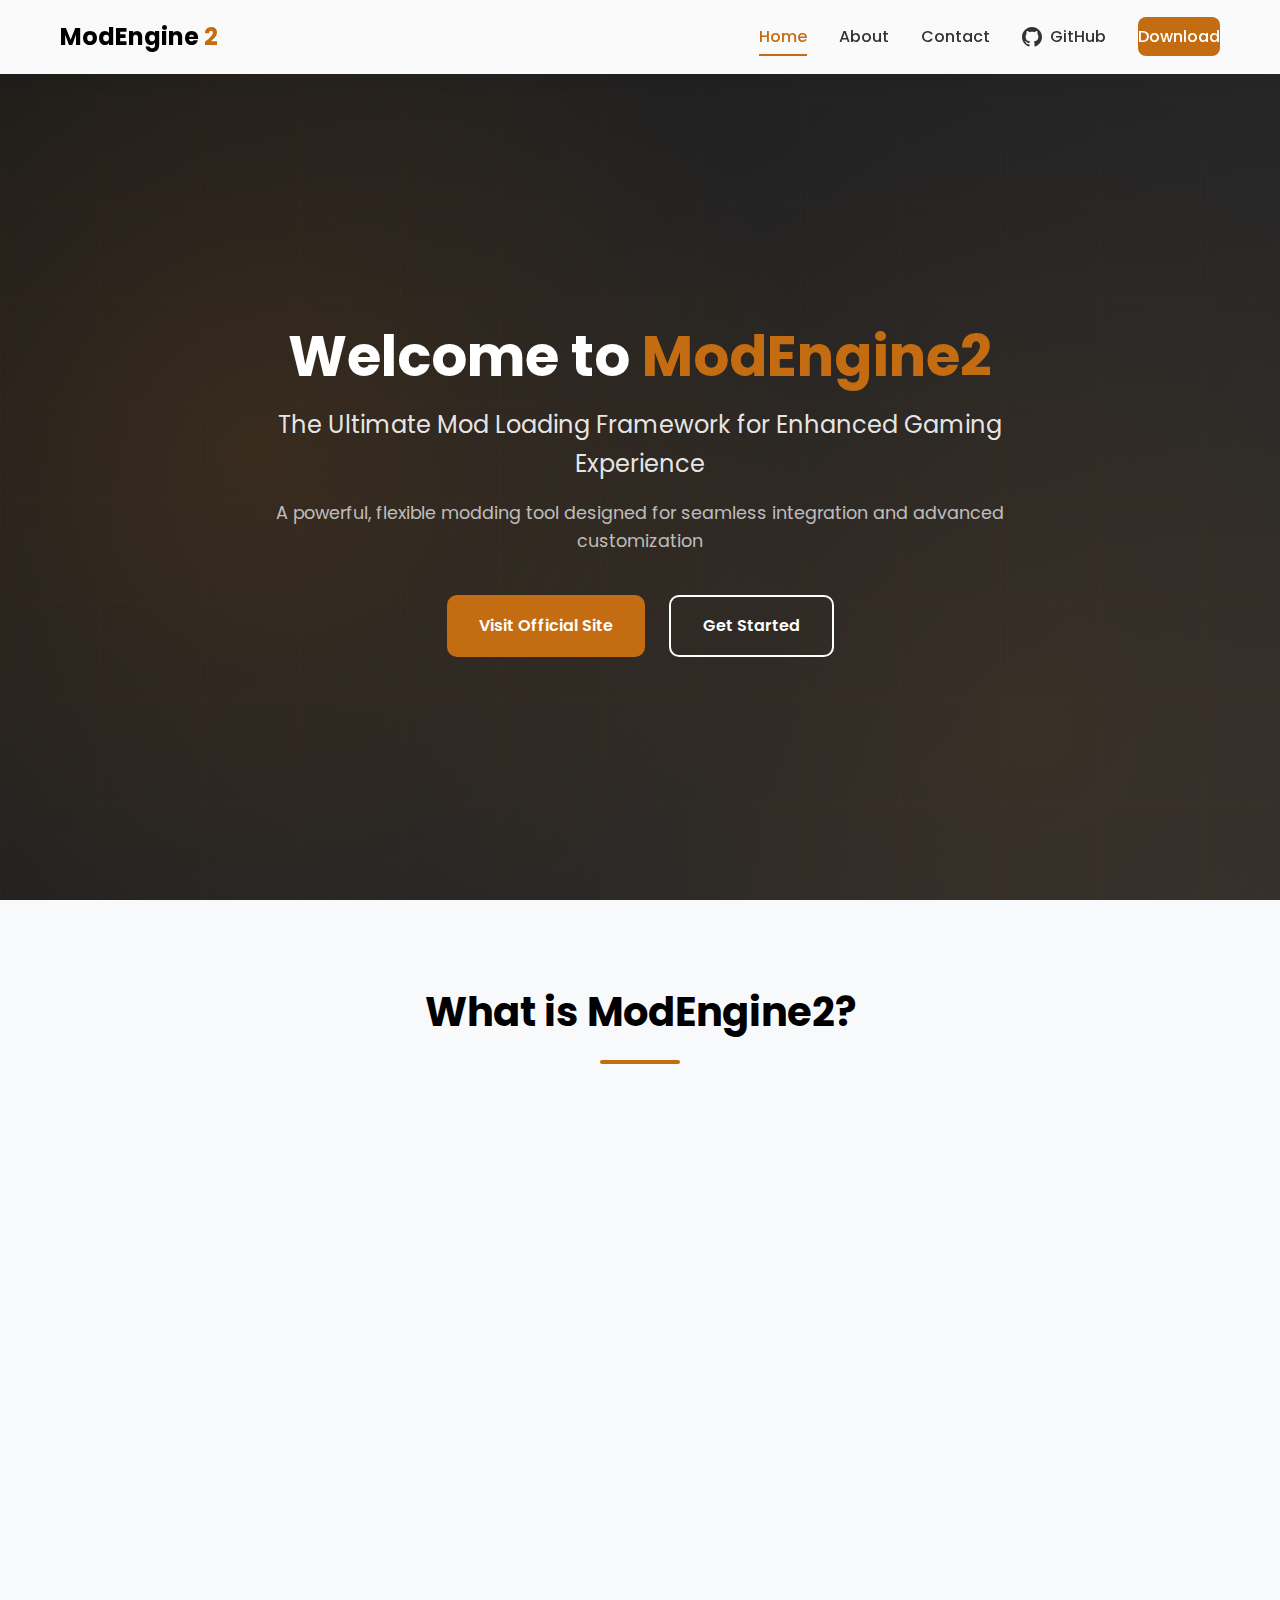
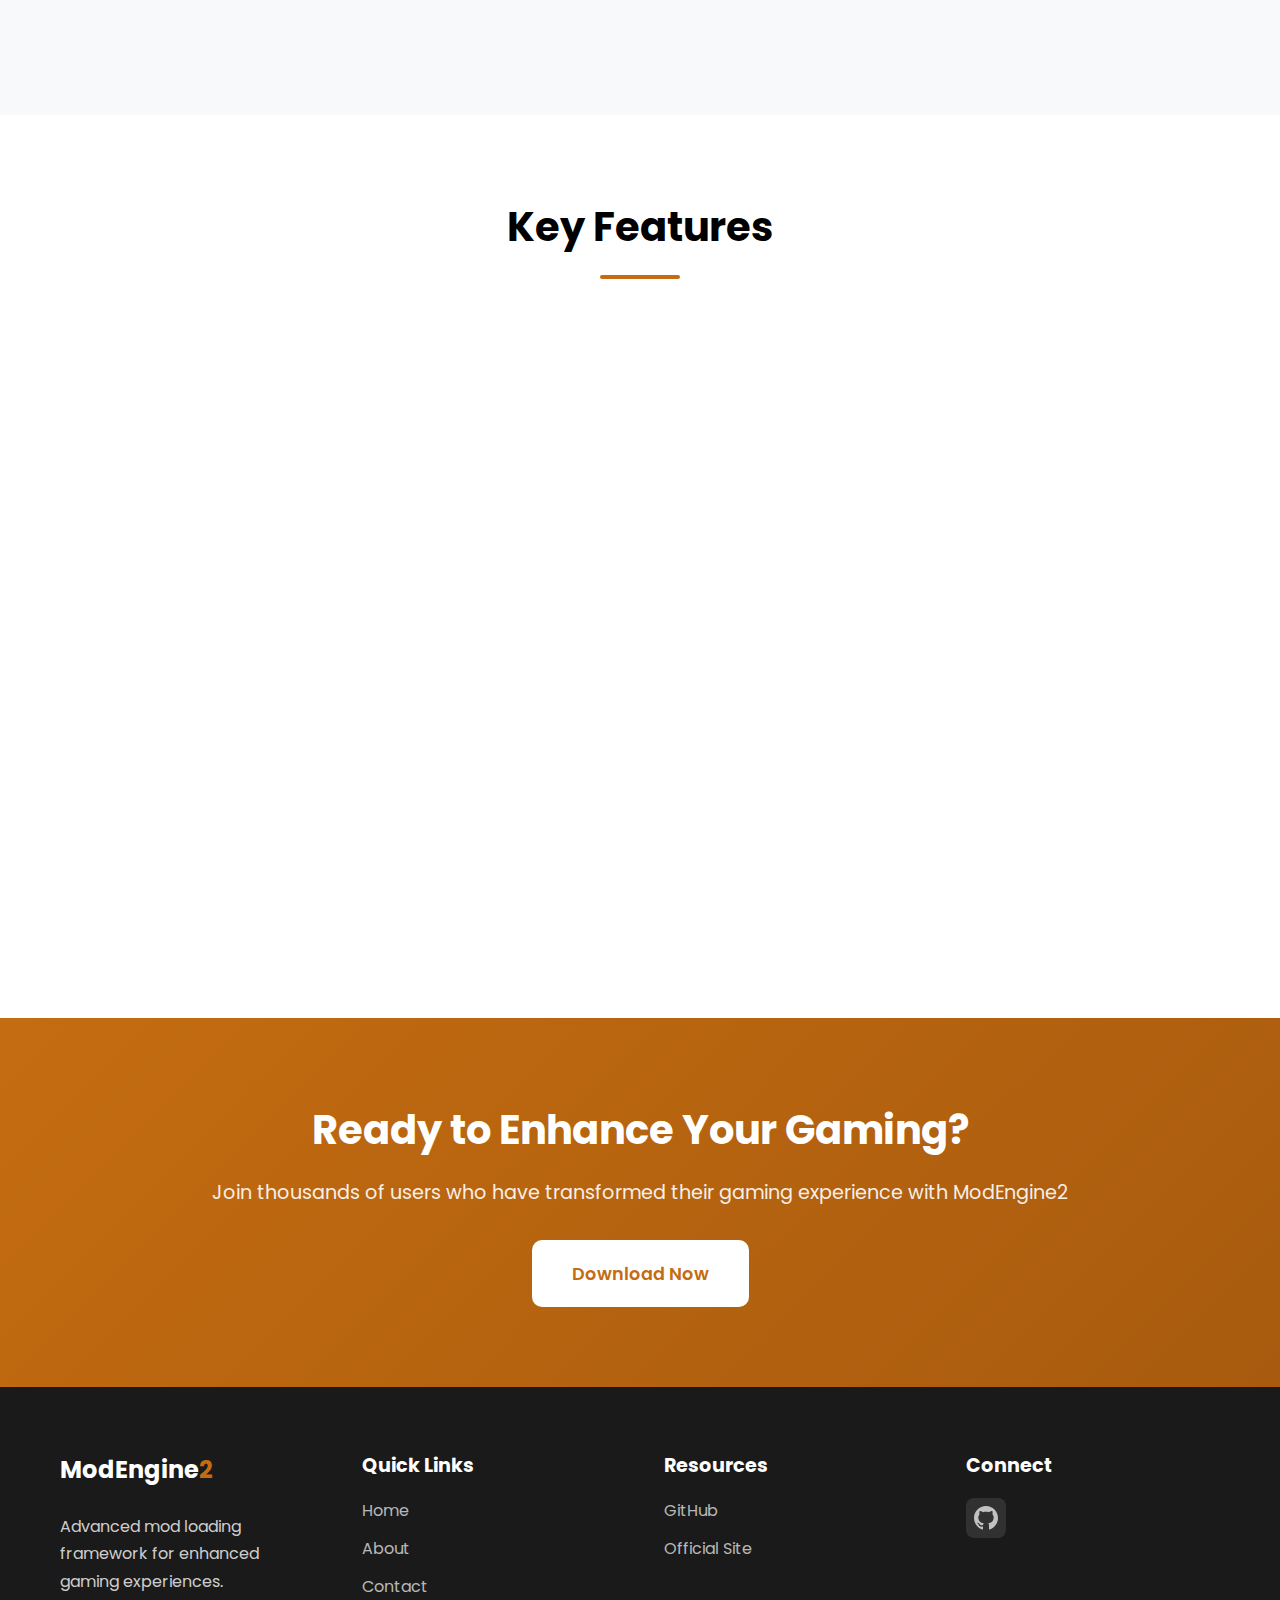
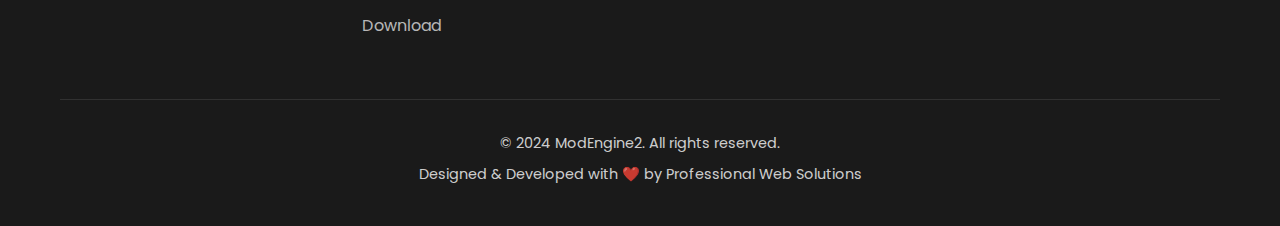
<file: index.html>
<!DOCTYPE html>
<html lang="en">
<head>
    <meta charset="UTF-8">
    <meta name="viewport" content="width=device-width, initial-scale=1.0">
    <meta name="description" content="ModEngine2 - Professional mod loading framework for seamless gaming experience. Learn how to use Mod Engine 2 with cracked versions and seamless co-op.">
    <meta name="keywords" content="modengine2, mod engine pro crack, seamless coop mod engine 2">
    <title>ModEngine2 - Advanced Mod Loading Framework</title>
    <link rel="stylesheet" href="style.css">
    <link rel="preconnect" href="https://fonts.googleapis.com">
    <link rel="preconnect" href="https://fonts.gstatic.com" crossorigin>
    <link href="https://fonts.googleapis.com/css2?family=Poppins:wght@300;400;500;600;700&display=swap" rel="stylesheet">
</head>
<body>
    <!-- Navigation -->
    <nav class="navbar">
        <div class="container">
            <div class="nav-wrapper">
                <a href="index.html" class="logo">ModEngine<span>2</span></a>
                <button class="mobile-toggle" aria-label="Toggle navigation">
                    <span></span>
                    <span></span>
                    <span></span>
                </button>
                <ul class="nav-menu">
                    <li><a href="index.html" class="active">Home</a></li>
                    <li><a href="about.html">About</a></li>
                    <li><a href="contact.html">Contact</a></li>
                    <li><a href="https://github.com/open-ssh/ModEngine2" target="_blank" rel="noopener" class="github-link">
                        <svg width="20" height="20" viewBox="0 0 24 24" fill="currentColor">
                            <path d="M12 0c-6.626 0-12 5.373-12 12 0 5.302 3.438 9.8 8.207 11.387.599.111.793-.261.793-.577v-2.234c-3.338.726-4.033-1.416-4.033-1.416-.546-1.387-1.333-1.756-1.333-1.756-1.089-.745.083-.729.083-.729 1.205.084 1.839 1.237 1.839 1.237 1.07 1.834 2.807 1.304 3.492.997.107-.775.418-1.305.762-1.604-2.665-.305-5.467-1.334-5.467-5.931 0-1.311.469-2.381 1.236-3.221-.124-.303-.535-1.524.117-3.176 0 0 1.008-.322 3.301 1.23.957-.266 1.983-.399 3.003-.404 1.02.005 2.047.138 3.006.404 2.291-1.552 3.297-1.23 3.297-1.23.653 1.653.242 2.874.118 3.176.77.84 1.235 1.911 1.235 3.221 0 4.609-2.807 5.624-5.479 5.921.43.372.823 1.102.823 2.222v3.293c0 .319.192.694.801.576 4.765-1.589 8.199-6.086 8.199-11.386 0-6.627-5.373-12-12-12z"/>
                        </svg>
                        GitHub
                    </a></li>
                    <li><a href="download.html" class="btn-download">Download</a></li>
                </ul>
            </div>
        </div>
    </nav>

    <!-- Hero Section -->
    <header class="hero">
        <div class="hero-overlay"></div>
        <div class="container">
            <div class="hero-content">
                <h1 class="hero-title">Welcome to <span>ModEngine2</span></h1>
                <p class="hero-subtitle">The Ultimate Mod Loading Framework for Enhanced Gaming Experience</p>
                <p class="hero-description">A powerful, flexible modding tool designed for seamless integration and advanced customization</p>
                <div class="hero-buttons">
                    <a href="https://modengine2.com/" target="_blank" rel="noopener" class="btn btn-primary">Visit Official Site</a>
                    <a href="download.html" class="btn btn-secondary">Get Started</a>
                </div>
            </div>
        </div>
    </header>

    <!-- Introduction Section -->
    <section class="intro-section">
        <div class="container">
            <div class="section-header">
                <h2>What is ModEngine2?</h2>
                <div class="underline"></div>
            </div>
            <div class="intro-grid">
                <div class="intro-card">
                    <div class="card-icon">⚡</div>
                    <h3>Powerful Framework</h3>
                    <p><a href="https://modengine2.com/">ModEngine2</a> is a sophisticated mod loading framework that provides advanced features for game modification. It offers seamless integration with various gaming platforms and supports extensive customization options for both developers and users.</p>
                </div>
                <div class="intro-card">
                    <div class="card-icon">🔧</div>
                    <h3>Easy Configuration</h3>
                    <p>With intuitive setup and user-friendly configuration files, ModEngine2 makes it simple to manage your mods. Whether you're working with standard installations or need guidance on <a href="https://modengine2.com/use-mod-engine-2-for-cracked-elden-ring/">using Mod Engine 2 for cracked Elden Ring</a>, the framework provides comprehensive support for various scenarios.</p>
                </div>
                <div class="intro-card">
                    <div class="card-icon">🌐</div>
                    <h3>Multiplayer Ready</h3>
                    <p>Experience enhanced multiplayer gaming with full compatibility. Many players want to know <a href="https://modengine2.com/how-to-use-seamless-co-op-with-mod-engine-2/">how to use seamless co-op with Mod Engine 2</a>, and our framework is specifically designed to work flawlessly with cooperative gameplay modifications while maintaining stability and performance.</p>
                </div>
            </div>
        </div>
    </section>

    <!-- Features Section -->
    <section class="features-section">
        <div class="container">
            <div class="section-header">
                <h2>Key Features</h2>
                <div class="underline"></div>
            </div>
            <div class="features-grid">
                <div class="feature-item">
                    <div class="feature-number">01</div>
                    <h3>Advanced Mod Loading</h3>
                    <p>Load multiple mods simultaneously with intelligent conflict resolution and priority management.</p>
                </div>
                <div class="feature-item">
                    <div class="feature-number">02</div>
                    <h3>Dynamic Configuration</h3>
                    <p>Flexible configuration system allows real-time adjustments without game restarts.</p>
                </div>
                <div class="feature-item">
                    <div class="feature-number">03</div>
                    <h3>Performance Optimized</h3>
                    <p>Minimal overhead ensures your gaming experience remains smooth and responsive.</p>
                </div>
                <div class="feature-item">
                    <div class="feature-number">04</div>
                    <h3>Cross-Platform Support</h3>
                    <p>Compatible with multiple operating systems and gaming platforms for maximum flexibility.</p>
                </div>
                <div class="feature-item">
                    <div class="feature-number">05</div>
                    <h3>Developer Friendly</h3>
                    <p>Comprehensive API and documentation make mod development straightforward and efficient.</p>
                </div>
                <div class="feature-item">
                    <div class="feature-number">06</div>
                    <h3>Community Driven</h3>
                    <p>Open-source project with active community support and regular updates.</p>
                </div>
            </div>
        </div>
    </section>

    <!-- CTA Section -->
    <section class="cta-section">
        <div class="container">
            <div class="cta-content">
                <h2>Ready to Enhance Your Gaming?</h2>
                <p>Join thousands of users who have transformed their gaming experience with ModEngine2</p>
                <a href="download.html" class="btn btn-large">Download Now</a>
            </div>
        </div>
    </section>

    <!-- Footer -->
    <footer class="footer">
        <div class="container">
            <div class="footer-grid">
                <div class="footer-col">
                    <h4>ModEngine<span>2</span></h4>
                    <p>Advanced mod loading framework for enhanced gaming experiences.</p>
                </div>
                <div class="footer-col">
                    <h5>Quick Links</h5>
                    <ul>
                        <li><a href="index.html">Home</a></li>
                        <li><a href="about.html">About</a></li>
                        <li><a href="contact.html">Contact</a></li>
                        <li><a href="download.html">Download</a></li>
                    </ul>
                </div>
                <div class="footer-col">
                    <h5>Resources</h5>
                    <ul>
                        <li><a href="https://github.com/open-ssh/ModEngine2" target="_blank" rel="noopener">GitHub</a></li>
                        <li><a href="https://modengine2.com/" target="_blank" rel="noopener">Official Site</a></li>
                    </ul>
                </div>
                <div class="footer-col">
                    <h5>Connect</h5>
                    <div class="social-links">
                        <a href="https://github.com/open-ssh/ModEngine2" target="_blank" rel="noopener" aria-label="GitHub">
                            <svg width="24" height="24" viewBox="0 0 24 24" fill="currentColor">
                                <path d="M12 0c-6.626 0-12 5.373-12 12 0 5.302 3.438 9.8 8.207 11.387.599.111.793-.261.793-.577v-2.234c-3.338.726-4.033-1.416-4.033-1.416-.546-1.387-1.333-1.756-1.333-1.756-1.089-.745.083-.729.083-.729 1.205.084 1.839 1.237 1.839 1.237 1.07 1.834 2.807 1.304 3.492.997.107-.775.418-1.305.762-1.604-2.665-.305-5.467-1.334-5.467-5.931 0-1.311.469-2.381 1.236-3.221-.124-.303-.535-1.524.117-3.176 0 0 1.008-.322 3.301 1.23.957-.266 1.983-.399 3.003-.404 1.02.005 2.047.138 3.006.404 2.291-1.552 3.297-1.23 3.297-1.23.653 1.653.242 2.874.118 3.176.77.84 1.235 1.911 1.235 3.221 0 4.609-2.807 5.624-5.479 5.921.43.372.823 1.102.823 2.222v3.293c0 .319.192.694.801.576 4.765-1.589 8.199-6.086 8.199-11.386 0-6.627-5.373-12-12-12z"/>
                            </svg>
                        </a>
                    </div>
                </div>
            </div>
            <div class="footer-bottom">
                <p>&copy; 2024 ModEngine2. All rights reserved.</p>
                <p>Designed & Developed with ❤️ by Professional Web Solutions</p>
            </div>
        </div>
    </footer>

    <script src="script.js"></script>
</body>
</html>
</file>
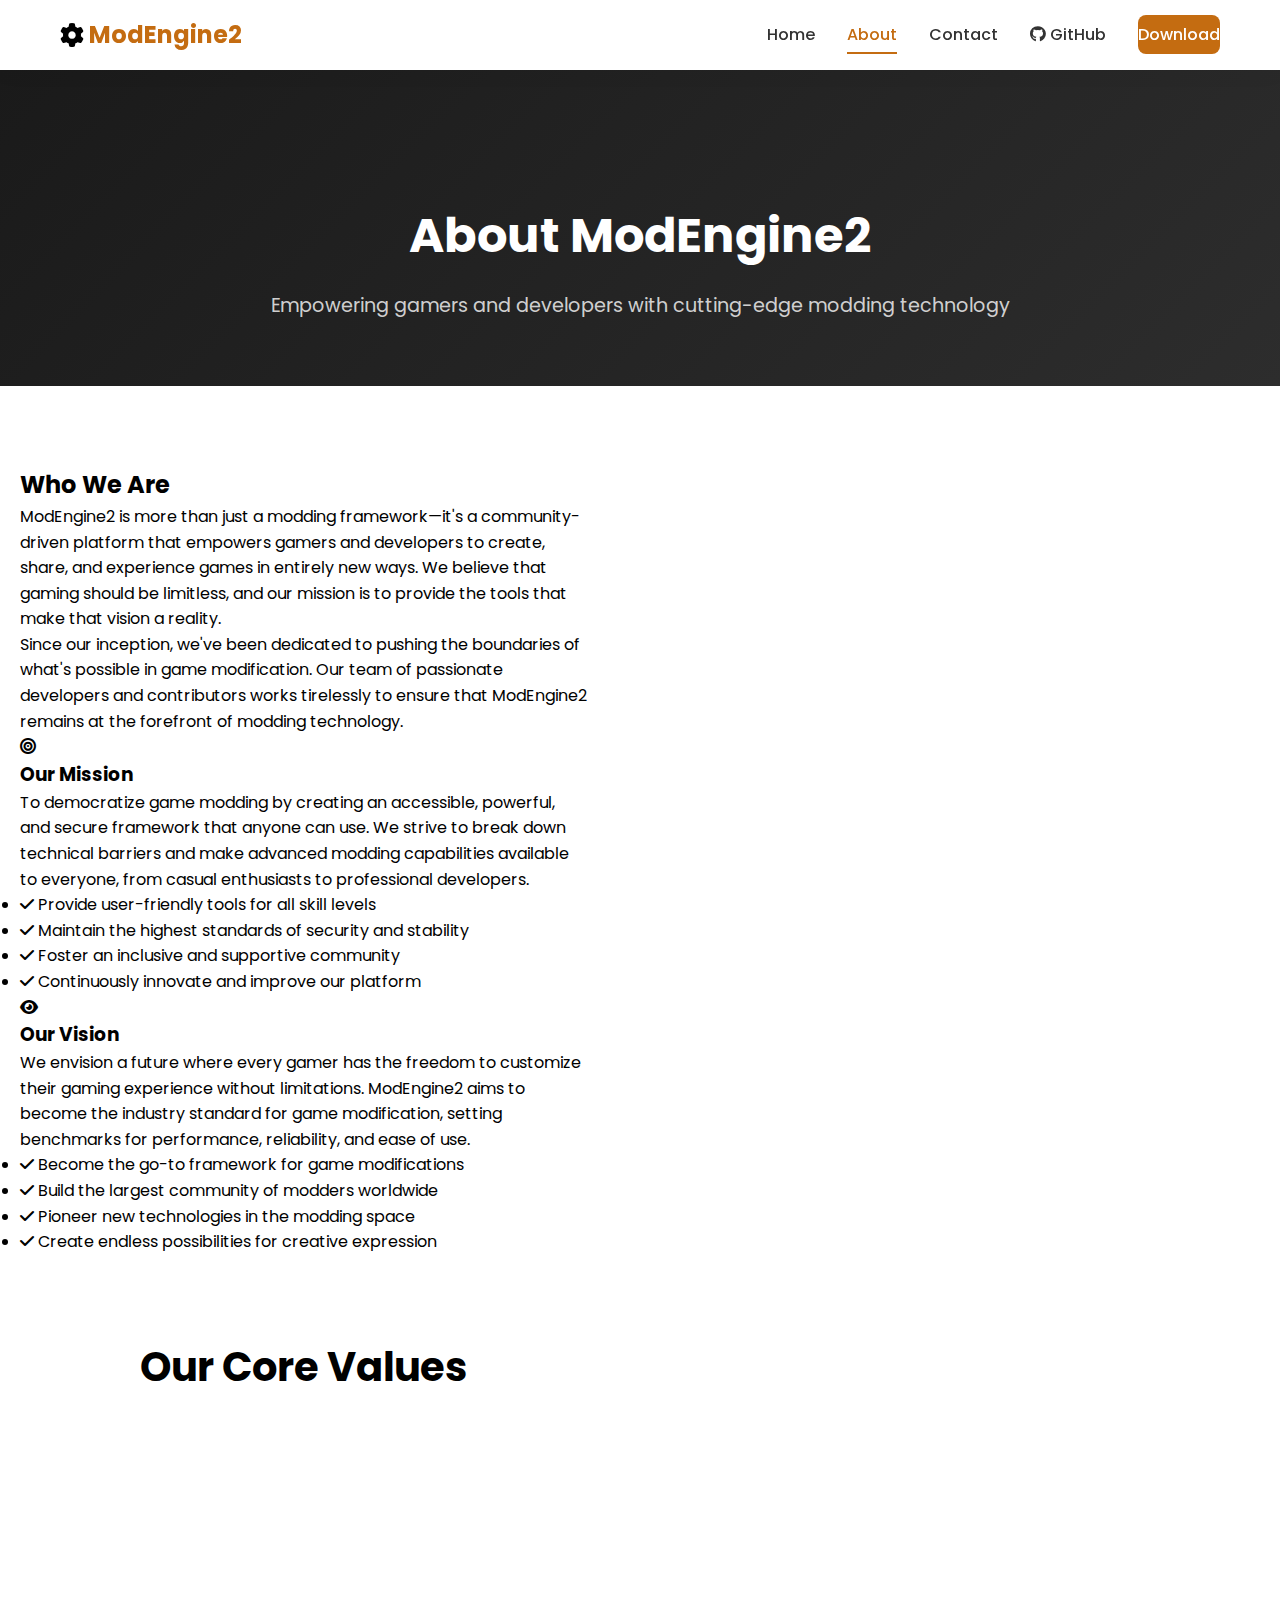
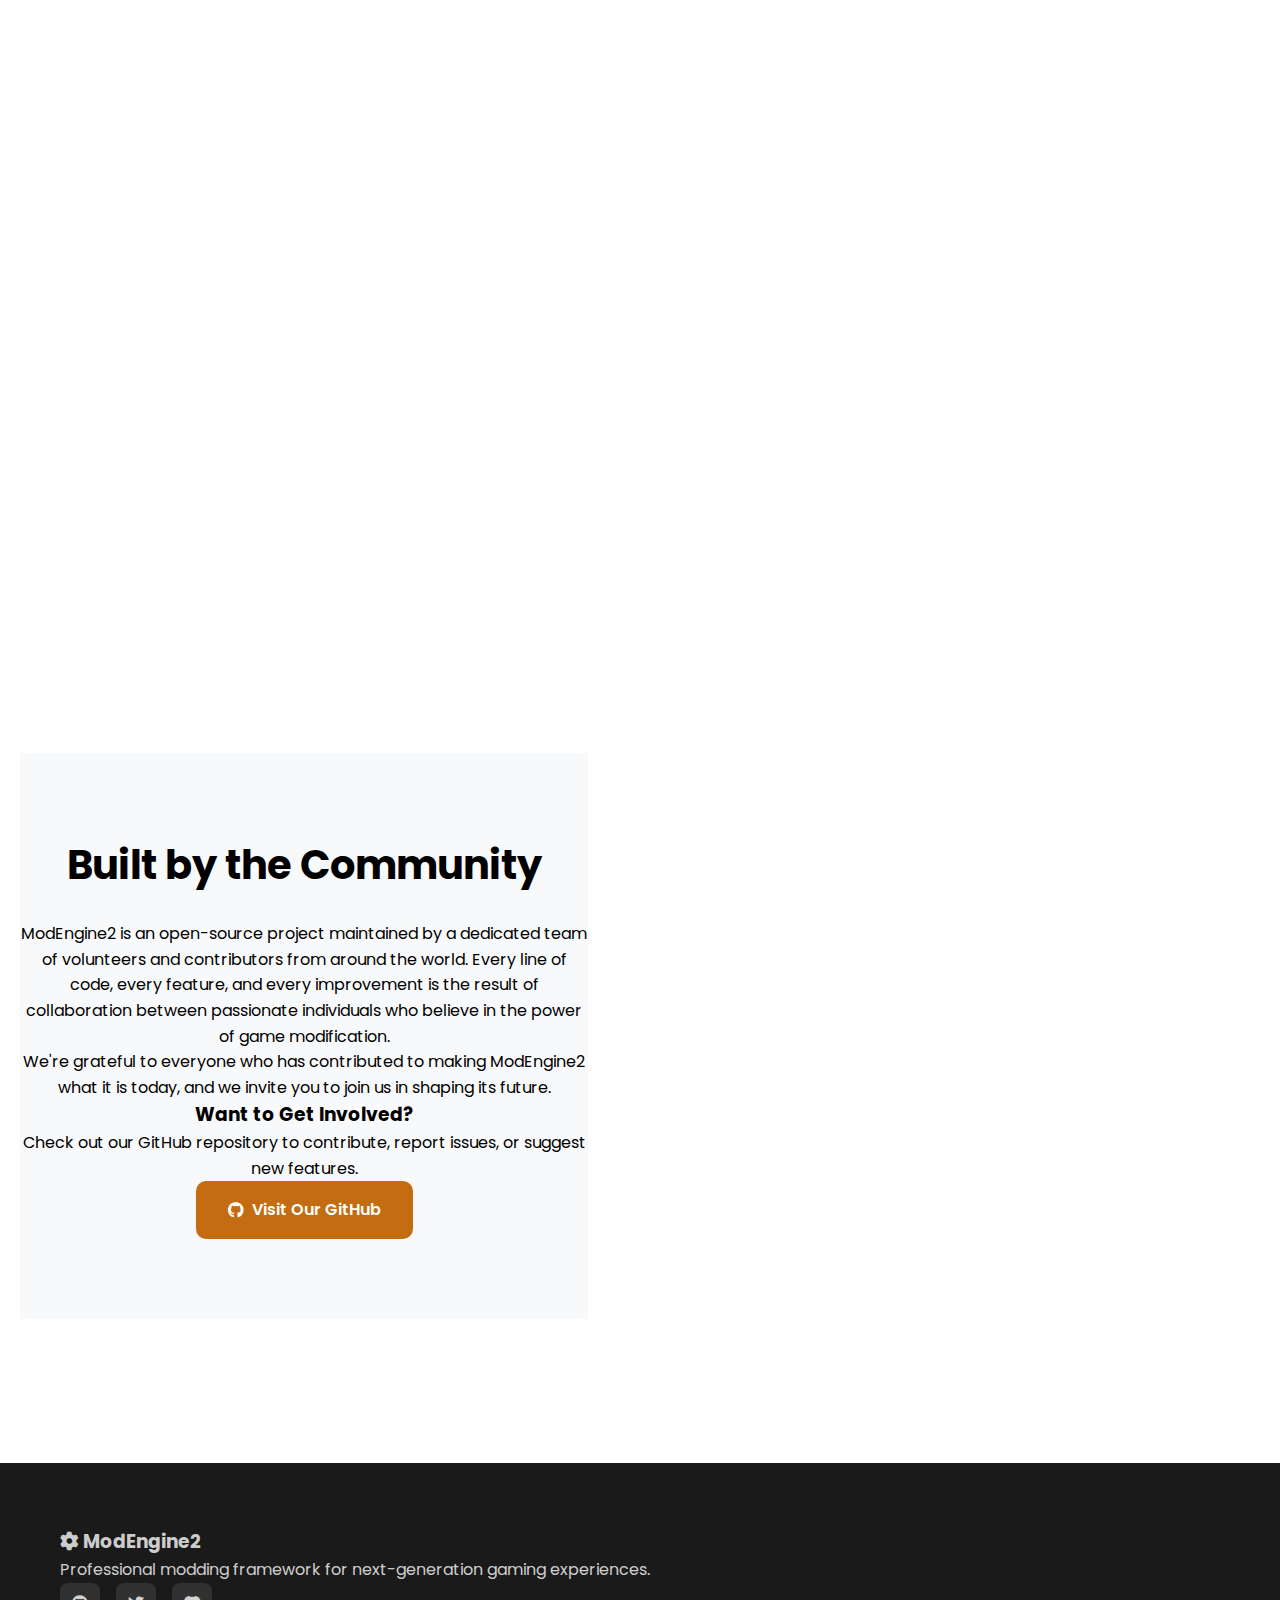
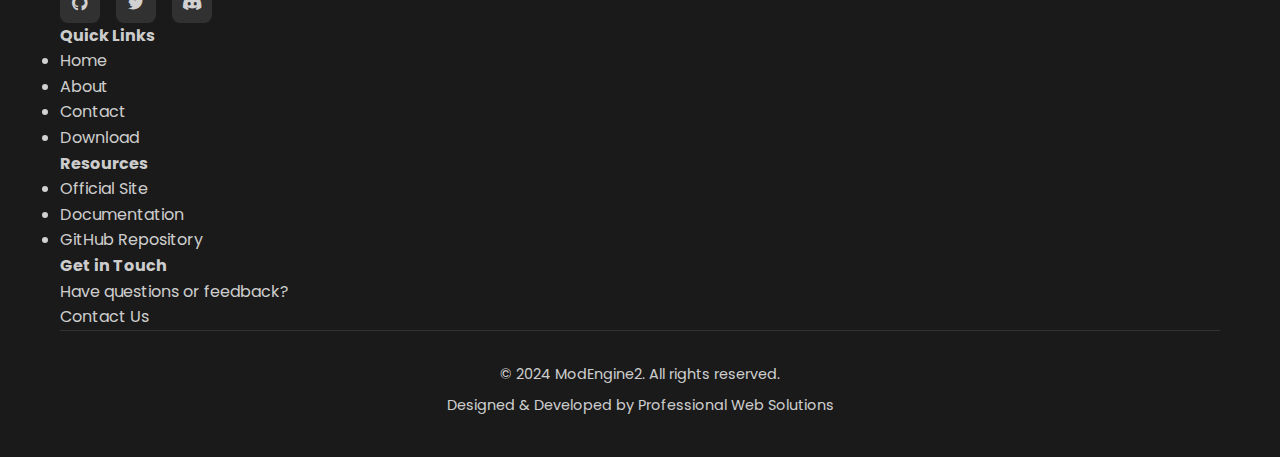
<file: about.html>
<!DOCTYPE html>
<html lang="en">
<head>
    <meta charset="UTF-8">
    <meta name="viewport" content="width=device-width, initial-scale=1.0">
    <meta name="description" content="Learn about ModEngine2's mission, vision, and commitment to providing the best modding framework for gamers and developers worldwide.">
    <title>About Us - ModEngine2</title>
    <link rel="stylesheet" href="style.css">
    <link href="https://fonts.googleapis.com/css2?family=Poppins:wght@300;400;500;600;700&display=swap" rel="stylesheet">
    <link rel="stylesheet" href="https://cdnjs.cloudflare.com/ajax/libs/font-awesome/6.4.0/css/all.min.css">
</head>
<body>
    <nav class="navbar">
        <div class="container">
            <div class="nav-wrapper">
                <a href="index.html" class="logo">
                    <i class="fas fa-cog"></i>
                    <span>ModEngine2</span>
                </a>
                <div class="hamburger" id="hamburger">
                    <span></span>
                    <span></span>
                    <span></span>
                </div>
                <ul class="nav-menu" id="navMenu">
                    <li><a href="index.html">Home</a></li>
                    <li><a href="about.html" class="active">About</a></li>
                    <li><a href="contact.html">Contact</a></li>
                    <li><a href="https://github.com/open-ssh/ModEngine2" target="_blank" rel="noopener"><i class="fab fa-github"></i> GitHub</a></li>
                    <li><a href="download.html" class="btn-download">Download</a></li>
                </ul>
            </div>
        </div>
    </nav>

    <section class="page-header">
        <div class="container">
            <h1>About ModEngine2</h1>
            <p>Empowering gamers and developers with cutting-edge modding technology</p>
        </div>
    </section>

    <section class="about-content">
        <div class="container">
            <div class="about-intro">
                <h2>Who We Are</h2>
                <p>ModEngine2 is more than just a modding framework—it's a community-driven platform that empowers gamers and developers to create, share, and experience games in entirely new ways. We believe that gaming should be limitless, and our mission is to provide the tools that make that vision a reality.</p>
                <p>Since our inception, we've been dedicated to pushing the boundaries of what's possible in game modification. Our team of passionate developers and contributors works tirelessly to ensure that ModEngine2 remains at the forefront of modding technology.</p>
            </div>

            <div class="mission-vision">
                <div class="mv-card">
                    <div class="mv-icon">
                        <i class="fas fa-bullseye"></i>
                    </div>
                    <h3>Our Mission</h3>
                    <p>To democratize game modding by creating an accessible, powerful, and secure framework that anyone can use. We strive to break down technical barriers and make advanced modding capabilities available to everyone, from casual enthusiasts to professional developers.</p>
                    <ul class="feature-list">
                        <li><i class="fas fa-check"></i> Provide user-friendly tools for all skill levels</li>
                        <li><i class="fas fa-check"></i> Maintain the highest standards of security and stability</li>
                        <li><i class="fas fa-check"></i> Foster an inclusive and supportive community</li>
                        <li><i class="fas fa-check"></i> Continuously innovate and improve our platform</li>
                    </ul>
                </div>

                <div class="mv-card">
                    <div class="mv-icon">
                        <i class="fas fa-eye"></i>
                    </div>
                    <h3>Our Vision</h3>
                    <p>We envision a future where every gamer has the freedom to customize their gaming experience without limitations. ModEngine2 aims to become the industry standard for game modification, setting benchmarks for performance, reliability, and ease of use.</p>
                    <ul class="feature-list">
                        <li><i class="fas fa-check"></i> Become the go-to framework for game modifications</li>
                        <li><i class="fas fa-check"></i> Build the largest community of modders worldwide</li>
                        <li><i class="fas fa-check"></i> Pioneer new technologies in the modding space</li>
                        <li><i class="fas fa-check"></i> Create endless possibilities for creative expression</li>
                    </ul>
                </div>
            </div>

            <div class="values-section">
                <h2>Our Core Values</h2>
                <div class="values-grid">
                    <div class="value-item">
                        <div class="value-icon"><i class="fas fa-code"></i></div>
                        <h4>Innovation</h4>
                        <p>We constantly push boundaries and explore new technologies to enhance the modding experience.</p>
                    </div>
                    <div class="value-item">
                        <div class="value-icon"><i class="fas fa-users"></i></div>
                        <h4>Community</h4>
                        <p>Our users are at the heart of everything we do. We listen, adapt, and grow together.</p>
                    </div>
                    <div class="value-item">
                        <div class="value-icon"><i class="fas fa-lock"></i></div>
                        <h4>Security</h4>
                        <p>We prioritize the safety and privacy of our users above all else in every decision we make.</p>
                    </div>
                    <div class="value-item">
                        <div class="value-icon"><i class="fas fa-star"></i></div>
                        <h4>Excellence</h4>
                        <p>We maintain the highest quality standards in our code, documentation, and user support.</p>
                    </div>
                    <div class="value-item">
                        <div class="value-icon"><i class="fas fa-handshake"></i></div>
                        <h4>Transparency</h4>
                        <p>We operate openly, sharing our progress and challenges with the community we serve.</p>
                    </div>
                    <div class="value-item">
                        <div class="value-icon"><i class="fas fa-universal-access"></i></div>
                        <h4>Accessibility</h4>
                        <p>We believe modding should be accessible to everyone, regardless of technical expertise.</p>
                    </div>
                </div>
            </div>

            <div class="team-section">
                <h2>Built by the Community</h2>
                <p>ModEngine2 is an open-source project maintained by a dedicated team of volunteers and contributors from around the world. Every line of code, every feature, and every improvement is the result of collaboration between passionate individuals who believe in the power of game modification.</p>
                <p>We're grateful to everyone who has contributed to making ModEngine2 what it is today, and we invite you to join us in shaping its future.</p>
                <div class="cta-box">
                    <h3>Want to Get Involved?</h3>
                    <p>Check out our GitHub repository to contribute, report issues, or suggest new features.</p>
                    <a href="https://github.com/open-ssh/ModEngine2" target="_blank" rel="noopener" class="btn btn-primary">
                        <i class="fab fa-github"></i> Visit Our GitHub
                    </a>
                </div>
            </div>
        </div>
    </section>

    <footer class="footer">
        <div class="container">
            <div class="footer-content">
                <div class="footer-section">
                    <h3><i class="fas fa-cog"></i> ModEngine2</h3>
                    <p>Professional modding framework for next-generation gaming experiences.</p>
                    <div class="social-links">
                        <a href="https://github.com/open-ssh/ModEngine2" target="_blank" rel="noopener" aria-label="GitHub"><i class="fab fa-github"></i></a>
                        <a href="#" aria-label="Twitter"><i class="fab fa-twitter"></i></a>
                        <a href="#" aria-label="Discord"><i class="fab fa-discord"></i></a>
                    </div>
                </div>
                <div class="footer-section">
                    <h4>Quick Links</h4>
                    <ul>
                        <li><a href="index.html">Home</a></li>
                        <li><a href="about.html">About</a></li>
                        <li><a href="contact.html">Contact</a></li>
                        <li><a href="download.html">Download</a></li>
                    </ul>
                </div>
                <div class="footer-section">
                    <h4>Resources</h4>
                    <ul>
                        <li><a href="https://modengine2.com/" target="_blank" rel="noopener">Official Site</a></li>
                        <li><a href="https://github.com/open-ssh/ModEngine2" target="_blank" rel="noopener">Documentation</a></li>
                        <li><a href="https://github.com/open-ssh/ModEngine2" target="_blank" rel="noopener">GitHub Repository</a></li>
                    </ul>
                </div>
                <div class="footer-section">
                    <h4>Get in Touch</h4>
                    <p>Have questions or feedback?</p>
                    <a href="contact.html" class="footer-btn">Contact Us</a>
                </div>
            </div>
            <div class="footer-bottom">
                <p>&copy; 2024 ModEngine2. All rights reserved.</p>
                <p>Designed & Developed by Professional Web Solutions</p>
            </div>
        </div>
    </footer>

    <script src="script.js"></script>
</body>
</html>
</file>
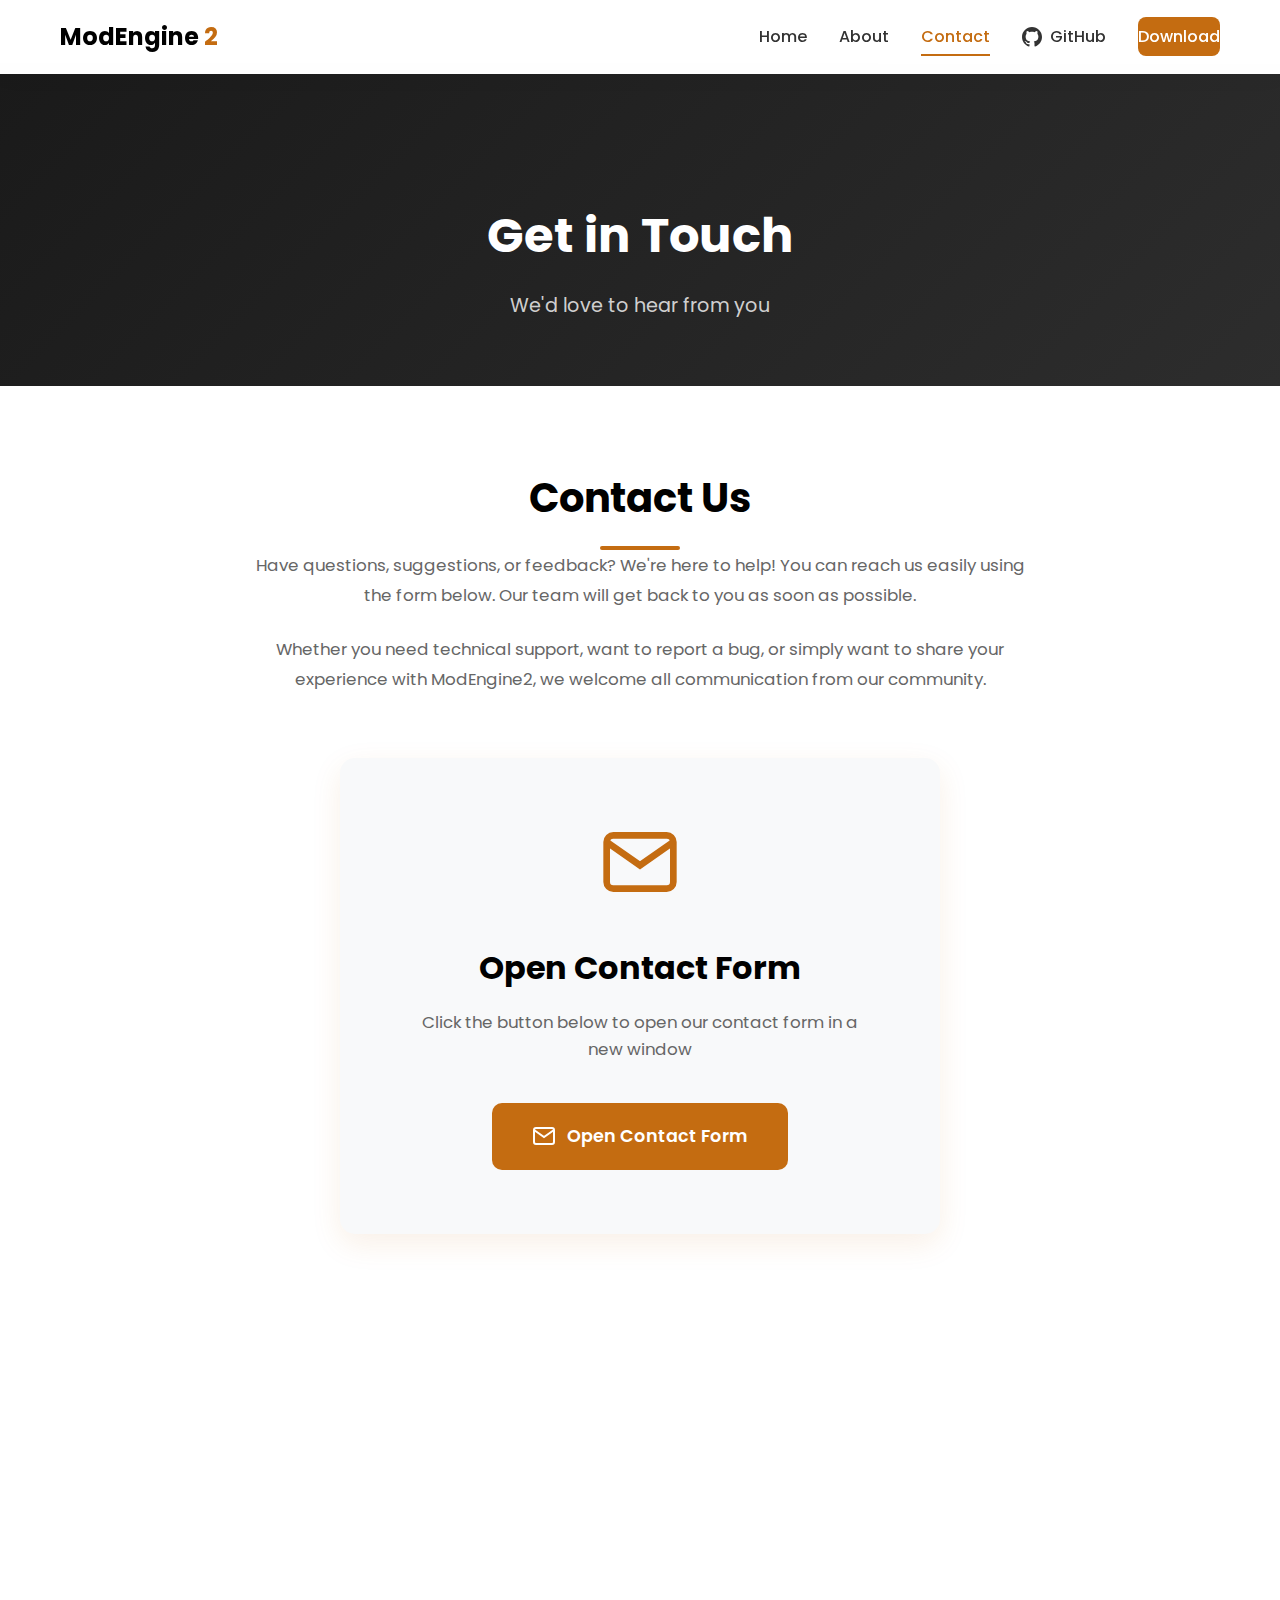
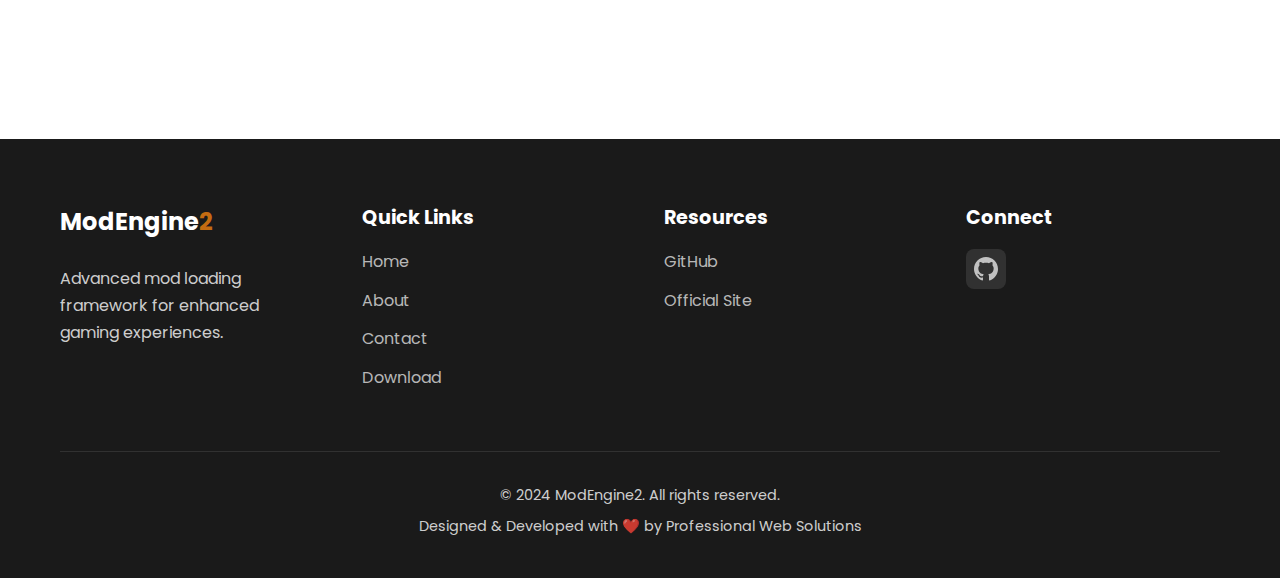
<file: contact.html>
<!DOCTYPE html>
<html lang="en">
<head>
    <meta charset="UTF-8">
    <meta name="viewport" content="width=device-width, initial-scale=1.0">
    <meta name="description" content="Get in touch with the ModEngine2 team. We're here to help with your questions, feedback, and support needs.">
    <title>Contact Us - ModEngine2</title>
    <link rel="stylesheet" href="style.css">
    <link rel="preconnect" href="https://fonts.googleapis.com">
    <link rel="preconnect" href="https://fonts.gstatic.com" crossorigin>
    <link href="https://fonts.googleapis.com/css2?family=Poppins:wght@300;400;500;600;700&display=swap" rel="stylesheet">
</head>
<body>
    <!-- Navigation -->
    <nav class="navbar">
        <div class="container">
            <div class="nav-wrapper">
                <a href="index.html" class="logo">ModEngine<span>2</span></a>
                <button class="mobile-toggle" aria-label="Toggle navigation">
                    <span></span>
                    <span></span>
                    <span></span>
                </button>
                <ul class="nav-menu">
                    <li><a href="index.html">Home</a></li>
                    <li><a href="about.html">About</a></li>
                    <li><a href="contact.html" class="active">Contact</a></li>
                    <li><a href="https://github.com/open-ssh/ModEngine2" target="_blank" rel="noopener" class="github-link">
                        <svg width="20" height="20" viewBox="0 0 24 24" fill="currentColor">
                            <path d="M12 0c-6.626 0-12 5.373-12 12 0 5.302 3.438 9.8 8.207 11.387.599.111.793-.261.793-.577v-2.234c-3.338.726-4.033-1.416-4.033-1.416-.546-1.387-1.333-1.756-1.333-1.756-1.089-.745.083-.729.083-.729 1.205.084 1.839 1.237 1.839 1.237 1.07 1.834 2.807 1.304 3.492.997.107-.775.418-1.305.762-1.604-2.665-.305-5.467-1.334-5.467-5.931 0-1.311.469-2.381 1.236-3.221-.124-.303-.535-1.524.117-3.176 0 0 1.008-.322 3.301 1.23.957-.266 1.983-.399 3.003-.404 1.02.005 2.047.138 3.006.404 2.291-1.552 3.297-1.23 3.297-1.23.653 1.653.242 2.874.118 3.176.77.84 1.235 1.911 1.235 3.221 0 4.609-2.807 5.624-5.479 5.921.43.372.823 1.102.823 2.222v3.293c0 .319.192.694.801.576 4.765-1.589 8.199-6.086 8.199-11.386 0-6.627-5.373-12-12-12z"/>
                        </svg>
                        GitHub
                    </a></li>
                    <li><a href="download.html" class="btn-download">Download</a></li>
                </ul>
            </div>
        </div>
    </nav>

    <!-- Page Header -->
    <section class="page-header">
        <div class="container">
            <h1>Get in Touch</h1>
            <p>We'd love to hear from you</p>
        </div>
    </section>

    <!-- Contact Content -->
    <section class="contact-section">
        <div class="container">
            <div class="contact-intro">
                <h2>Contact Us</h2>
                <div class="underline"></div>
                <p>Have questions, suggestions, or feedback? We're here to help! You can reach us easily using the form below. Our team will get back to you as soon as possible.</p>
                <p>Whether you need technical support, want to report a bug, or simply want to share your experience with ModEngine2, we welcome all communication from our community.</p>
            </div>

            <div class="contact-form-wrapper">
                <div class="form-icon">
                    <svg width="80" height="80" viewBox="0 0 24 24" fill="none" stroke="currentColor" stroke-width="2">
                        <path d="M4 4h16c1.1 0 2 .9 2 2v12c0 1.1-.9 2-2 2H4c-1.1 0-2-.9-2-2V6c0-1.1.9-2 2-2z"></path>
                        <polyline points="22,6 12,13 2,6"></polyline>
                    </svg>
                </div>
                <h3>Open Contact Form</h3>
                <p>Click the button below to open our contact form in a new window</p>
                <a href="https://docs.google.com/forms/d/e/1FAIpQLSfjKqkA45KHm_ka1j-Q-QKeVkT5Aoa21n5ssYN-kCxRCgkbPA/viewform?usp=header" 
                   target="_blank" 
                   rel="noopener" 
                   class="btn btn-contact">
                    <svg width="24" height="24" viewBox="0 0 24 24" fill="none" stroke="currentColor" stroke-width="2" class="btn-icon">
                        <path d="M4 4h16c1.1 0 2 .9 2 2v12c0 1.1-.9 2-2 2H4c-1.1 0-2-.9-2-2V6c0-1.1.9-2 2-2z"></path>
                        <polyline points="22,6 12,13 2,6"></polyline>
                    </svg>
                    Open Contact Form
                </a>
            </div>

            <div class="contact-info">
                <div class="info-grid">
                    <div class="info-card">
                        <div class="info-icon">💬</div>
                        <h4>Community Support</h4>
                        <p>Join our community discussions on GitHub for peer support and collaboration</p>
                        <a href="https://github.com/open-ssh/ModEngine2" target="_blank" rel="noopener">Visit GitHub →</a>
                    </div>
                    <div class="info-card">
                        <div class="info-icon">📖</div>
                        <h4>Documentation</h4>
                        <p>Find answers to common questions in our comprehensive documentation</p>
                        <a href="https://modengine2.com/" target="_blank" rel="noopener">Read Docs →</a>
                    </div>
                    <div class="info-card">
                        <div class="info-icon">🐛</div>
                        <h4>Report Issues</h4>
                        <p>Found a bug? Report it on our GitHub Issues page for quick resolution</p>
                        <a href="https://github.com/open-ssh/ModEngine2" target="_blank" rel="noopener">Report Bug →</a>
                    </div>
                </div>
            </div>
        </div>
    </section>

    <!-- Footer -->
    <footer class="footer">
        <div class="container">
            <div class="footer-grid">
                <div class="footer-col">
                    <h4>ModEngine<span>2</span></h4>
                    <p>Advanced mod loading framework for enhanced gaming experiences.</p>
                </div>
                <div class="footer-col">
                    <h5>Quick Links</h5>
                    <ul>
                        <li><a href="index.html">Home</a></li>
                        <li><a href="about.html">About</a></li>
                        <li><a href="contact.html">Contact</a></li>
                        <li><a href="download.html">Download</a></li>
                    </ul>
                </div>
                <div class="footer-col">
                    <h5>Resources</h5>
                    <ul>
                        <li><a href="https://github.com/open-ssh/ModEngine2" target="_blank" rel="noopener">GitHub</a></li>
                        <li><a href="https://modengine2.com/" target="_blank" rel="noopener">Official Site</a></li>
                    </ul>
                </div>
                <div class="footer-col">
                    <h5>Connect</h5>
                    <div class="social-links">
                        <a href="https://github.com/open-ssh/ModEngine2" target="_blank" rel="noopener" aria-label="GitHub">
                            <svg width="24" height="24" viewBox="0 0 24 24" fill="currentColor">
                                <path d="M12 0c-6.626 0-12 5.373-12 12 0 5.302 3.438 9.8 8.207 11.387.599.111.793-.261.793-.577v-2.234c-3.338.726-4.033-1.416-4.033-1.416-.546-1.387-1.333-1.756-1.333-1.756-1.089-.745.083-.729.083-.729 1.205.084 1.839 1.237 1.839 1.237 1.07 1.834 2.807 1.304 3.492.997.107-.775.418-1.305.762-1.604-2.665-.305-5.467-1.334-5.467-5.931 0-1.311.469-2.381 1.236-3.221-.124-.303-.535-1.524.117-3.176 0 0 1.008-.322 3.301 1.23.957-.266 1.983-.399 3.003-.404 1.02.005 2.047.138 3.006.404 2.291-1.552 3.297-1.23 3.297-1.23.653 1.653.242 2.874.118 3.176.77.84 1.235 1.911 1.235 3.221 0 4.609-2.807 5.624-5.479 5.921.43.372.823 1.102.823 2.222v3.293c0 .319.192.694.801.576 4.765-1.589 8.199-6.086 8.199-11.386 0-6.627-5.373-12-12-12z"/>
                            </svg>
                        </a>
                    </div>
                </div>
            </div>
            <div class="footer-bottom">
                <p>&copy; 2024 ModEngine2. All rights reserved.</p>
                <p>Designed & Developed with ❤️ by Professional Web Solutions</p>
            </div>
        </div>
    </footer>

    <script src="script.js"></script>
</body>
</html>
</file>
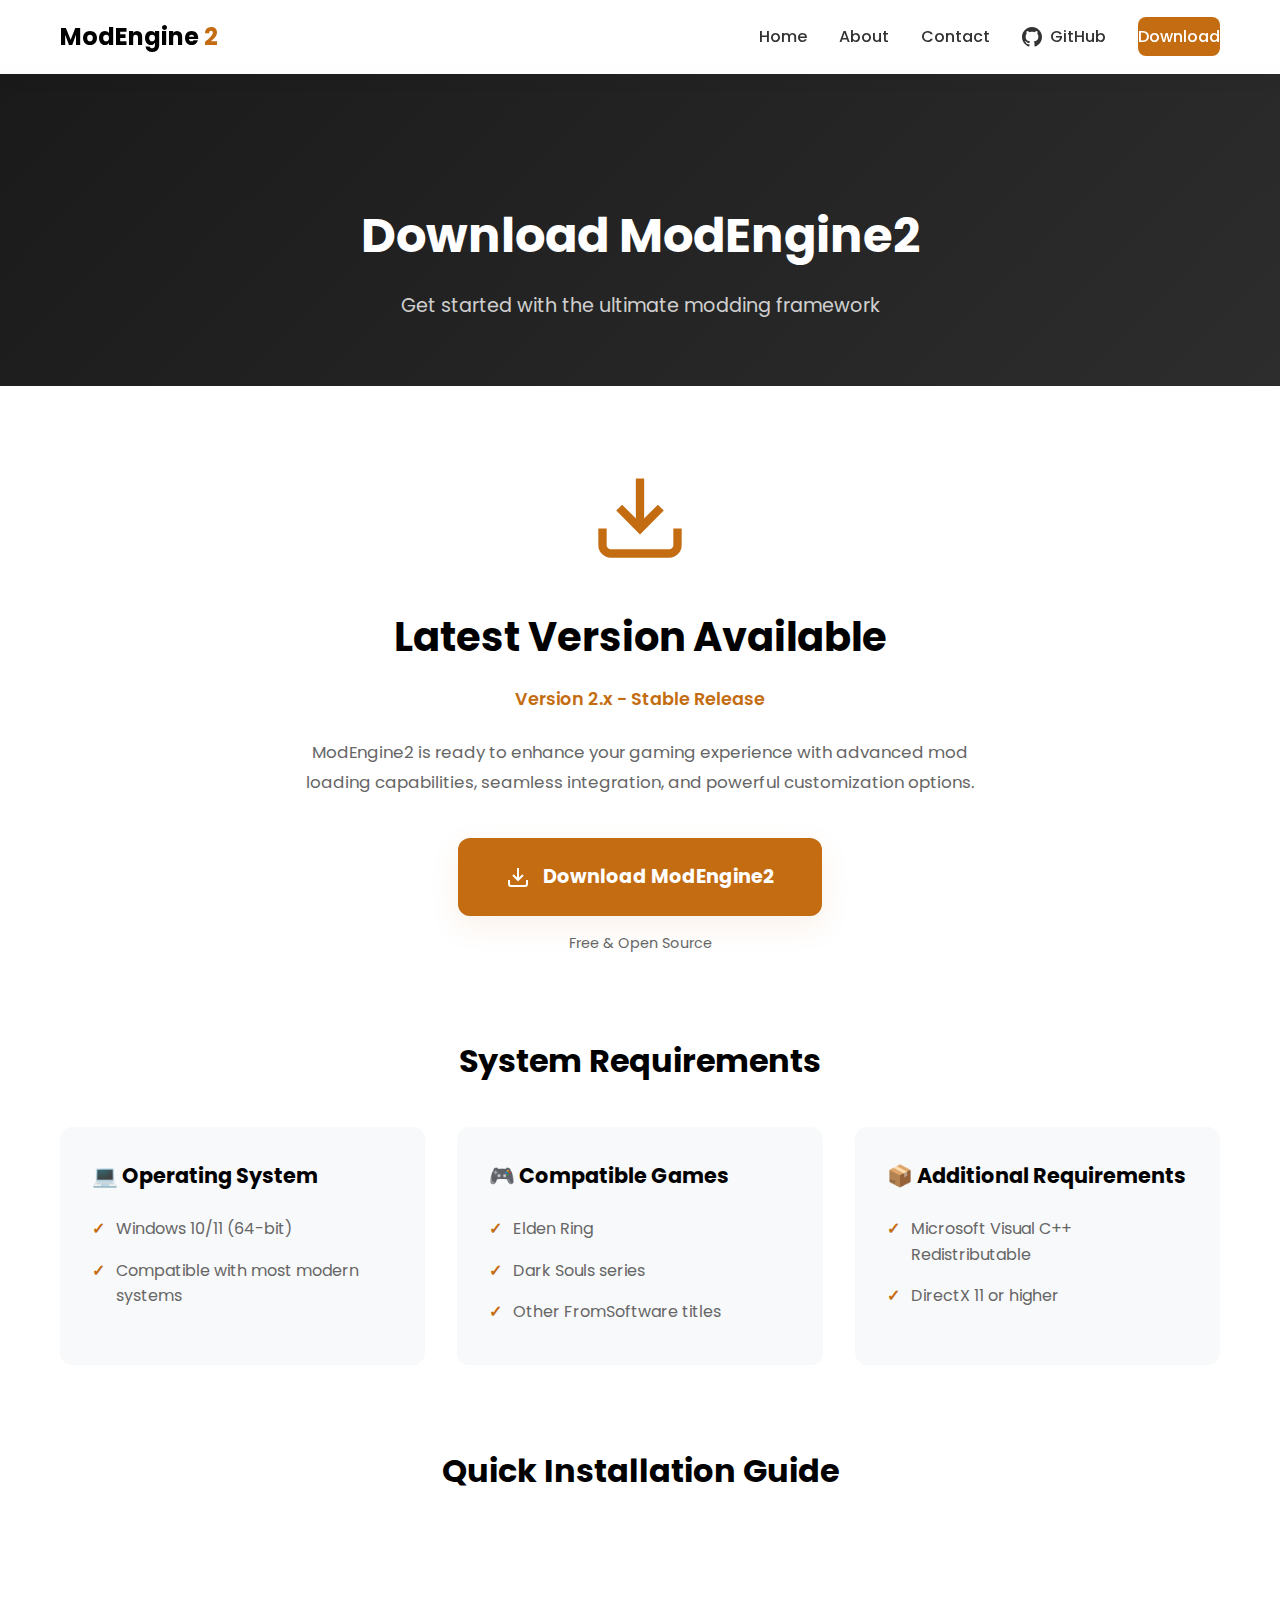
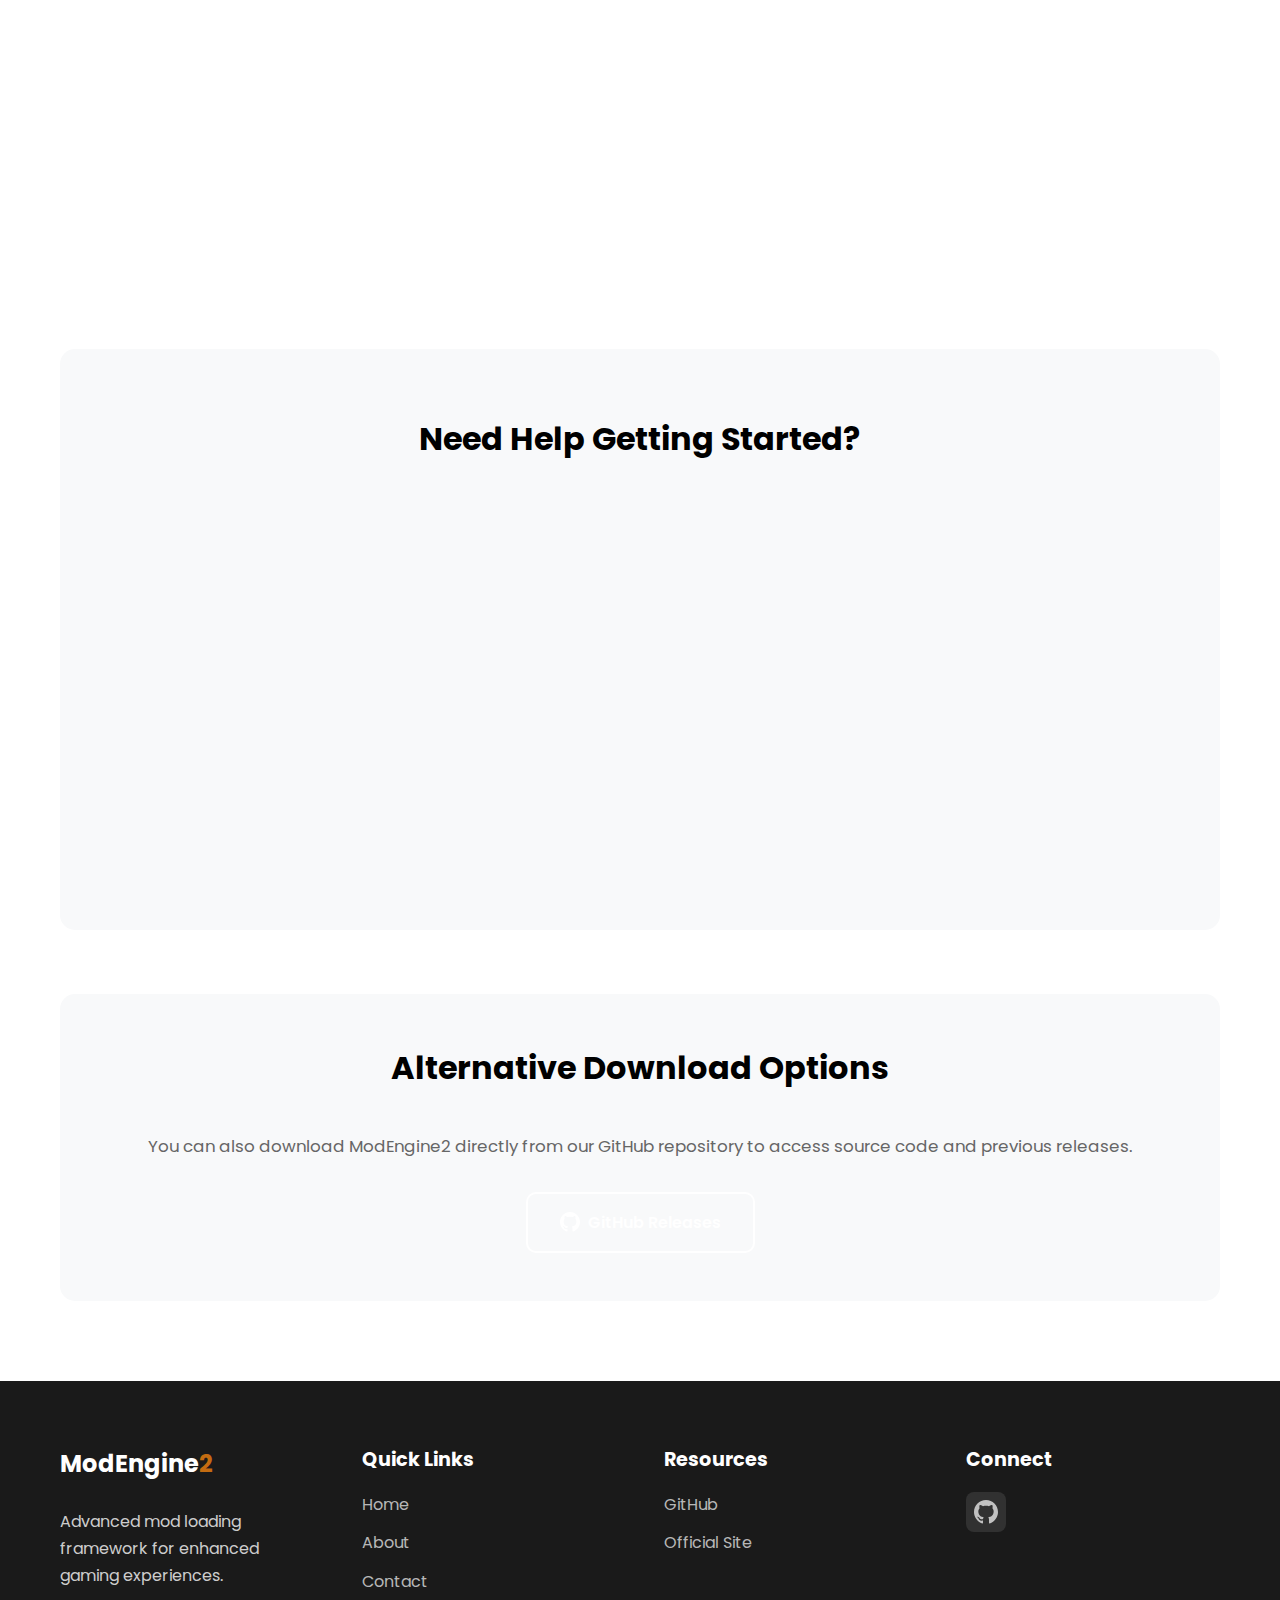
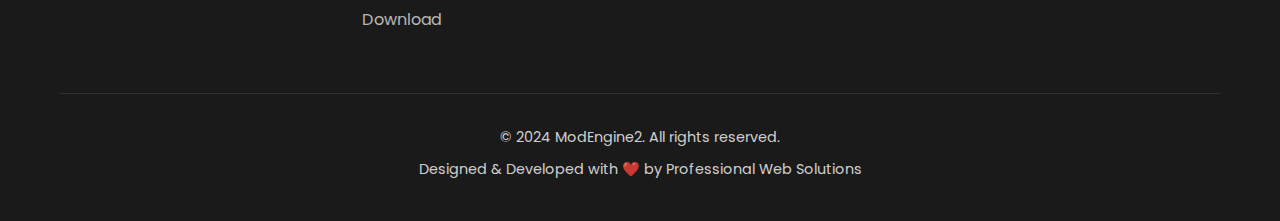
<file: download.html>
<!DOCTYPE html>
<html lang="en">
<head>
    <meta charset="UTF-8">
    <meta name="viewport" content="width=device-width, initial-scale=1.0">
    <meta name="description" content="Download ModEngine2 - The most advanced mod loading framework. Get started with seamless game modifications today.">
    <title>Download ModEngine2 - Get Started Today</title>
    <link rel="stylesheet" href="style.css">
    <link rel="preconnect" href="https://fonts.googleapis.com">
    <link rel="preconnect" href="https://fonts.gstatic.com" crossorigin>
    <link href="https://fonts.googleapis.com/css2?family=Poppins:wght@300;400;500;600;700&display=swap" rel="stylesheet">
</head>
<body>
    <!-- Navigation -->
    <nav class="navbar">
        <div class="container">
            <div class="nav-wrapper">
                <a href="index.html" class="logo">ModEngine<span>2</span></a>
                <button class="mobile-toggle" aria-label="Toggle navigation">
                    <span></span>
                    <span></span>
                    <span></span>
                </button>
                <ul class="nav-menu">
                    <li><a href="index.html">Home</a></li>
                    <li><a href="about.html">About</a></li>
                    <li><a href="contact.html">Contact</a></li>
                    <li><a href="https://github.com/open-ssh/ModEngine2" target="_blank" rel="noopener" class="github-link">
                        <svg width="20" height="20" viewBox="0 0 24 24" fill="currentColor">
                            <path d="M12 0c-6.626 0-12 5.373-12 12 0 5.302 3.438 9.8 8.207 11.387.599.111.793-.261.793-.577v-2.234c-3.338.726-4.033-1.416-4.033-1.416-.546-1.387-1.333-1.756-1.333-1.756-1.089-.745.083-.729.083-.729 1.205.084 1.839 1.237 1.839 1.237 1.07 1.834 2.807 1.304 3.492.997.107-.775.418-1.305.762-1.604-2.665-.305-5.467-1.334-5.467-5.931 0-1.311.469-2.381 1.236-3.221-.124-.303-.535-1.524.117-3.176 0 0 1.008-.322 3.301 1.23.957-.266 1.983-.399 3.003-.404 1.02.005 2.047.138 3.006.404 2.291-1.552 3.297-1.23 3.297-1.23.653 1.653.242 2.874.118 3.176.77.84 1.235 1.911 1.235 3.221 0 4.609-2.807 5.624-5.479 5.921.43.372.823 1.102.823 2.222v3.293c0 .319.192.694.801.576 4.765-1.589 8.199-6.086 8.199-11.386 0-6.627-5.373-12-12-12z"/>
                        </svg>
                        GitHub
                    </a></li>
                    <li><a href="download.html" class="btn-download active">Download</a></li>
                </ul>
            </div>
        </div>
    </nav>

    <!-- Page Header -->
    <section class="page-header">
        <div class="container">
            <h1>Download ModEngine2</h1>
            <p>Get started with the ultimate modding framework</p>
        </div>
    </section>

    <!-- Download Section -->
    <section class="download-section">
        <div class="container">
            <div class="download-hero">
                <div class="download-icon">
                    <svg width="100" height="100" viewBox="0 0 24 24" fill="none" stroke="currentColor" stroke-width="2">
                        <path d="M21 15v4a2 2 0 0 1-2 2H5a2 2 0 0 1-2-2v-4"></path>
                        <polyline points="7 10 12 15 17 10"></polyline>
                        <line x1="12" y1="15" x2="12" y2="3"></line>
                    </svg>
                </div>
                <h2>Latest Version Available</h2>
                <p class="version-info">Version 2.x - Stable Release</p>
                <p class="download-description">ModEngine2 is ready to enhance your gaming experience with advanced mod loading capabilities, seamless integration, and powerful customization options.</p>
                
                <div class="download-button-wrapper">
                    <a href="https://modengine2.com/download/" target="_blank" rel="noopener" class="btn btn-download-main">
                        <svg width="24" height="24" viewBox="0 0 24 24" fill="none" stroke="currentColor" stroke-width="2" class="btn-icon">
                            <path d="M21 15v4a2 2 0 0 1-2 2H5a2 2 0 0 1-2-2v-4"></path>
                            <polyline points="7 10 12 15 17 10"></polyline>
                            <line x1="12" y1="15" x2="12" y2="3"></line>
                        </svg>
                        Download ModEngine2
                    </a>
                    <p class="download-note">Free & Open Source</p>
                </div>
            </div>

            <!-- System Requirements -->
            <div class="requirements-section">
                <h3>System Requirements</h3>
                <div class="requirements-grid">
                    <div class="requirement-card">
                        <h4>💻 Operating System</h4>
                        <ul>
                            <li>Windows 10/11 (64-bit)</li>
                            <li>Compatible with most modern systems</li>
                        </ul>
                    </div>
                    <div class="requirement-card">
                        <h4>🎮 Compatible Games</h4>
                        <ul>
                            <li>Elden Ring</li>
                            <li>Dark Souls series</li>
                            <li>Other FromSoftware titles</li>
                        </ul>
                    </div>
                    <div class="requirement-card">
                        <h4>📦 Additional Requirements</h4>
                        <ul>
                            <li>Microsoft Visual C++ Redistributable</li>
                            <li>DirectX 11 or higher</li>
                        </ul>
                    </div>
                </div>
            </div>

            <!-- Installation Steps -->
            <div class="installation-section">
                <h3>Quick Installation Guide</h3>
                <div class="steps-grid">
                    <div class="step-card">
                        <div class="step-number">1</div>
                        <h4>Download</h4>
                        <p>Click the download button above to get the latest version of ModEngine2</p>
                    </div>
                    <div class="step-card">
                        <div class="step-number">2</div>
                        <h4>Extract</h4>
                        <p>Extract the downloaded archive to your desired location</p>
                    </div>
                    <div class="step-card">
                        <div class="step-number">3</div>
                        <h4>Configure</h4>
                        <p>Edit the configuration file to match your game directory and preferences</p>
                    </div>
                    <div class="step-card">
                        <div class="step-number">4</div>
                        <h4>Launch</h4>
                        <p>Run launchmod_eldenring.bat (or appropriate launcher) to start your modded game</p>
                    </div>
                </div>
            </div>

            <!-- Additional Resources -->
            <div class="resources-section">
                <h3>Need Help Getting Started?</h3>
                <div class="resources-grid">
                    <div class="resource-card">
                        <div class="resource-icon">📖</div>
                        <h4>Documentation</h4>
                        <p>Comprehensive guides and tutorials available on our official website</p>
                        <a href="https://modengine2.com/" target="_blank" rel="noopener" class="resource-link">Read Documentation →</a>
                    </div>
                    <div class="resource-card">
                        <div class="resource-icon">💬</div>
                        <h4>Community Support</h4>
                        <p>Join our GitHub community for help, discussions, and updates</p>
                        <a href="https://github.com/open-ssh/ModEngine2" target="_blank" rel="noopener" class="resource-link">Visit GitHub →</a>
                    </div>
                    <div class="resource-card">
                        <div class="resource-icon">🔧</div>
                        <h4>Troubleshooting</h4>
                        <p>Common issues and solutions to help you get up and running</p>
                        <a href="https://modengine2.com/" target="_blank" rel="noopener" class="resource-link">View FAQ →</a>
                    </div>
                </div>
            </div>

            <!-- Alternative Download -->
            <div class="alternative-download">
                <h3>Alternative Download Options</h3>
                <p>You can also download ModEngine2 directly from our GitHub repository to access source code and previous releases.</p>
                <a href="https://github.com/open-ssh/ModEngine2" target="_blank" rel="noopener" class="btn btn-secondary">
                    <svg width="20" height="20" viewBox="0 0 24 24" fill="currentColor" class="btn-icon">
                        <path d="M12 0c-6.626 0-12 5.373-12 12 0 5.302 3.438 9.8 8.207 11.387.599.111.793-.261.793-.577v-2.234c-3.338.726-4.033-1.416-4.033-1.416-.546-1.387-1.333-1.756-1.333-1.756-1.089-.745.083-.729.083-.729 1.205.084 1.839 1.237 1.839 1.237 1.07 1.834 2.807 1.304 3.492.997.107-.775.418-1.305.762-1.604-2.665-.305-5.467-1.334-5.467-5.931 0-1.311.469-2.381 1.236-3.221-.124-.303-.535-1.524.117-3.176 0 0 1.008-.322 3.301 1.23.957-.266 1.983-.399 3.003-.404 1.02.005 2.047.138 3.006.404 2.291-1.552 3.297-1.23 3.297-1.23.653 1.653.242 2.874.118 3.176.77.84 1.235 1.911 1.235 3.221 0 4.609-2.807 5.624-5.479 5.921.43.372.823 1.102.823 2.222v3.293c0 .319.192.694.801.576 4.765-1.589 8.199-6.086 8.199-11.386 0-6.627-5.373-12-12-12z"/>
                    </svg>
                    GitHub Releases
                </a>
            </div>
        </div>
    </section>

    <!-- Footer -->
    <footer class="footer">
        <div class="container">
            <div class="footer-grid">
                <div class="footer-col">
                    <h4>ModEngine<span>2</span></h4>
                    <p>Advanced mod loading framework for enhanced gaming experiences.</p>
                </div>
                <div class="footer-col">
                    <h5>Quick Links</h5>
                    <ul>
                        <li><a href="index.html">Home</a></li>
                        <li><a href="about.html">About</a></li>
                        <li><a href="contact.html">Contact</a></li>
                        <li><a href="download.html">Download</a></li>
                    </ul>
                </div>
                <div class="footer-col">
                    <h5>Resources</h5>
                    <ul>
                        <li><a href="https://github.com/open-ssh/ModEngine2" target="_blank" rel="noopener">GitHub</a></li>
                        <li><a href="https://modengine2.com/" target="_blank" rel="noopener">Official Site</a></li>
                    </ul>
                </div>
                <div class="footer-col">
                    <h5>Connect</h5>
                    <div class="social-links">
                        <a href="https://github.com/open-ssh/ModEngine2" target="_blank" rel="noopener" aria-label="GitHub">
                            <svg width="24" height="24" viewBox="0 0 24 24" fill="currentColor">
                                <path d="M12 0c-6.626 0-12 5.373-12 12 0 5.302 3.438 9.8 8.207 11.387.599.111.793-.261.793-.577v-2.234c-3.338.726-4.033-1.416-4.033-1.416-.546-1.387-1.333-1.756-1.333-1.756-1.089-.745.083-.729.083-.729 1.205.084 1.839 1.237 1.839 1.237 1.07 1.834 2.807 1.304 3.492.997.107-.775.418-1.305.762-1.604-2.665-.305-5.467-1.334-5.467-5.931 0-1.311.469-2.381 1.236-3.221-.124-.303-.535-1.524.117-3.176 0 0 1.008-.322 3.301 1.23.957-.266 1.983-.399 3.003-.404 1.02.005 2.047.138 3.006.404 2.291-1.552 3.297-1.23 3.297-1.23.653 1.653.242 2.874.118 3.176.77.84 1.235 1.911 1.235 3.221 0 4.609-2.807 5.624-5.479 5.921.43.372.823 1.102.823 2.222v3.293c0 .319.192.694.801.576 4.765-1.589 8.199-6.086 8.199-11.386 0-6.627-5.373-12-12-12z"/>
                            </svg>
                        </a>
                    </div>
                </div>
            </div>
            <div class="footer-bottom">
                <p>&copy; 2024 ModEngine2. All rights reserved.</p>
                <p>Designed & Developed with ❤️ by Professional Web Solutions</p>
            </div>
        </div>
    </footer>

    <script src="script.js"></script>
</body>
</html>
</file>
<file: style.css>
/* ===================================
   ModEngine2 - Professional Stylesheet
   Color Palette: #C46C11, #FFFFFF, #000000
   =================================== */

/* === CSS Reset & Base Styles === */
* {
    margin: 0;
    padding: 0;
    box-sizing: border-box;
}

:root {
    --primary-color: #C46C11;
    --secondary-color: #FFFFFF;
    --accent-color: #C46C11;
    --text-color: #000000;
    --text-light: #333333;
    --text-muted: #666666;
    --bg-light: #F8F9FA;
    --bg-dark: #1A1A1A;
    --shadow: 0 10px 30px rgba(196, 108, 17, 0.1);
    --shadow-hover: 0 15px 40px rgba(196, 108, 17, 0.2);
    --transition: all 0.3s cubic-bezier(0.4, 0, 0.2, 1);
}

html {
    scroll-behavior: smooth;
}

body {
    font-family: 'Poppins', -apple-system, BlinkMacSystemFont, 'Segoe UI', Roboto, Oxygen, Ubuntu, Cantarell, sans-serif;
    line-height: 1.6;
    color: var(--text-color);
    background-color: var(--secondary-color);
    overflow-x: hidden;
}

.container {
    max-width: 1200px;
    margin: 0 auto;
    padding: 0 20px;
}

img {
    max-width: 100%;
    height: auto;
    display: block;
}

a {
    text-decoration: none;
    color: inherit;
    transition: var(--transition);
}

/* === Navigation === */
.navbar {
    position: fixed;
    top: 0;
    left: 0;
    width: 100%;
    background: rgba(255, 255, 255, 0.98);
    backdrop-filter: blur(10px);
    box-shadow: 0 2px 20px rgba(0, 0, 0, 0.05);
    z-index: 1000;
    transition: var(--transition);
}

.nav-wrapper {
    display: flex;
    justify-content: space-between;
    align-items: center;
    padding: 1rem 0;
}

.logo {
    font-size: 1.5rem;
    font-weight: 700;
    color: var(--text-color);
    display: flex;
    align-items: center;
    gap: 0.3rem;
}

.logo span {
    color: var(--primary-color);
}

.nav-menu {
    display: flex;
    list-style: none;
    gap: 2rem;
    align-items: center;
}

.nav-menu a {
    font-weight: 500;
    color: var(--text-light);
    position: relative;
    padding: 0.5rem 0;
}

.nav-menu a:hover,
.nav-menu a.active {
    color: var(--primary-color);
}

.nav-menu a::after {
    content: '';
    position: absolute;
    bottom: 0;
    left: 0;
    width: 0;
    height: 2px;
    background: var(--primary-color);
    transition: width 0.3s ease;
}

.nav-menu a:hover::after,
.nav-menu a.active::after {
    width: 100%;
}

.github-link {
    display: flex;
    align-items: center;
    gap: 0.5rem;
}

.btn-download {
    background: var(--primary-color);
    color: var(--secondary-color) !important;
    padding: 0.7rem 1.5rem;
    border-radius: 8px;
    font-weight: 600;
    transition: var(--transition);
}

.btn-download:hover {
    background: #A85B0E;
    transform: translateY(-2px);
    box-shadow: var(--shadow);
}

.btn-download::after {
    display: none;
}

.mobile-toggle {
    display: none;
    flex-direction: column;
    gap: 5px;
    background: none;
    border: none;
    cursor: pointer;
    padding: 5px;
}

.mobile-toggle span {
    width: 25px;
    height: 3px;
    background: var(--text-color);
    border-radius: 3px;
    transition: var(--transition);
}

/* === Hero Section === */
.hero {
    position: relative;
    min-height: 100vh;
    display: flex;
    align-items: center;
    justify-content: center;
    background: linear-gradient(135deg, #1A1A1A 0%, #2D2D2D 100%);
    color: var(--secondary-color);
    padding-top: 80px;
    overflow: hidden;
}

.hero::before {
    content: '';
    position: absolute;
    top: 0;
    left: 0;
    width: 100%;
    height: 100%;
    background: 
        radial-gradient(circle at 20% 50%, rgba(196, 108, 17, 0.15) 0%, transparent 50%),
        radial-gradient(circle at 80% 80%, rgba(196, 108, 17, 0.1) 0%, transparent 50%);
    z-index: 1;
}

.hero-overlay {
    position: absolute;
    top: 0;
    left: 0;
    width: 100%;
    height: 100%;
    background: url('data:image/svg+xml,<svg width="100" height="100" xmlns="http://www.w3.org/2000/svg"><defs><pattern id="grid" width="100" height="100" patternUnits="userSpaceOnUse"><path d="M 100 0 L 0 0 0 100" fill="none" stroke="rgba(196,108,17,0.05)" stroke-width="1"/></pattern></defs><rect width="100%" height="100%" fill="url(%23grid)"/></svg>');
    z-index: 1;
}

.hero-content {
    position: relative;
    z-index: 2;
    text-align: center;
    max-width: 800px;
    animation: fadeInUp 1s ease;
}

@keyframes fadeInUp {
    from {
        opacity: 0;
        transform: translateY(30px);
    }
    to {
        opacity: 1;
        transform: translateY(0);
    }
}

.hero-title {
    font-size: 3.5rem;
    font-weight: 700;
    margin-bottom: 1rem;
    line-height: 1.2;
}

.hero-title span {
    color: var(--primary-color);
    display: inline-block;
    animation: glow 2s ease-in-out infinite;
}

@keyframes glow {
    0%, 100% {
        text-shadow: 0 0 20px rgba(196, 108, 17, 0.5);
    }
    50% {
        text-shadow: 0 0 30px rgba(196, 108, 17, 0.8);
    }
}

.hero-subtitle {
    font-size: 1.5rem;
    margin-bottom: 1rem;
    color: rgba(255, 255, 255, 0.9);
}

.hero-description {
    font-size: 1.1rem;
    margin-bottom: 2.5rem;
    color: rgba(255, 255, 255, 0.7);
}

.hero-buttons {
    display: flex;
    gap: 1.5rem;
    justify-content: center;
    flex-wrap: wrap;
}

/* === Buttons === */
.btn {
    display: inline-flex;
    align-items: center;
    gap: 0.5rem;
    padding: 1rem 2rem;
    border-radius: 10px;
    font-weight: 600;
    font-size: 1rem;
    cursor: pointer;
    transition: var(--transition);
    border: none;
}

.btn-primary {
    background: var(--primary-color);
    color: var(--secondary-color);
}

.btn-primary:hover {
    background: #A85B0E;
    transform: translateY(-3px);
    box-shadow: var(--shadow-hover);
}

.btn-secondary {
    background: transparent;
    color: var(--secondary-color);
    border: 2px solid var(--secondary-color);
}

.btn-secondary:hover {
    background: var(--secondary-color);
    color: var(--text-color);
}

.btn-large {
    padding: 1.2rem 2.5rem;
    font-size: 1.1rem;
}

.btn-contact {
    background: var(--primary-color);
    color: var(--secondary-color);
    padding: 1.2rem 2.5rem;
    font-size: 1.1rem;
    display: inline-flex;
    align-items: center;
    gap: 0.7rem;
    border-radius: 10px;
    transition: var(--transition);
}

.btn-contact:hover {
    background: #A85B0E;
    transform: translateY(-3px);
    box-shadow: var(--shadow-hover);
}

.btn-download-main {
    background: var(--primary-color);
    color: var(--secondary-color);
    padding: 1.5rem 3rem;
    font-size: 1.2rem;
    font-weight: 700;
    display: inline-flex;
    align-items: center;
    gap: 0.8rem;
    border-radius: 12px;
    transition: var(--transition);
    box-shadow: var(--shadow);
}

.btn-download-main:hover {
    background: #A85B0E;
    transform: translateY(-3px);
    box-shadow: var(--shadow-hover);
}

.btn-icon {
    animation: bounce 2s infinite;
}

@keyframes bounce {
    0%, 100% {
        transform: translateY(0);
    }
    50% {
        transform: translateY(-5px);
    }
}

/* === Sections === */
section {
    padding: 5rem 0;
}

.section-header {
    text-align: center;
    margin-bottom: 3rem;
}

.section-header h2 {
    font-size: 2.5rem;
    font-weight: 700;
    margin-bottom: 1rem;
    color: var(--text-color);
}

.underline {
    width: 80px;
    height: 4px;
    background: var(--primary-color);
    margin: 0 auto;
    border-radius: 2px;
}

/* === Page Header === */
.page-header {
    background: linear-gradient(135deg, #1A1A1A 0%, #2D2D2D 100%);
    color: var(--secondary-color);
    padding: 8rem 0 4rem;
    text-align: center;
    margin-top: 70px;
}

.page-header h1 {
    font-size: 3rem;
    margin-bottom: 1rem;
    font-weight: 700;
}

.page-header p {
    font-size: 1.2rem;
    color: rgba(255, 255, 255, 0.8);
}

/* === Introduction Section === */
.intro-section {
    background: var(--bg-light);
}

.intro-grid {
    display: grid;
    grid-template-columns: repeat(auto-fit, minmax(300px, 1fr));
    gap: 2.5rem;
}

.intro-card {
    background: var(--secondary-color);
    padding: 2.5rem;
    border-radius: 15px;
    box-shadow: var(--shadow);
    transition: var(--transition);
    text-align: center;
}

.intro-card:hover {
    transform: translateY(-10px);
    box-shadow: var(--shadow-hover);
}

.card-icon {
    font-size: 3rem;
    margin-bottom: 1.5rem;
}

.intro-card h3 {
    font-size: 1.5rem;
    margin-bottom: 1rem;
    color: var(--text-color);
}

.intro-card p {
    color: var(--text-muted);
    line-height: 1.8;
}

.intro-card a {
    color: var(--primary-color);
    font-weight: 600;
    position: relative;
}

.intro-card a:hover {
    text-decoration: underline;
}

/* === Features Section === */
.features-grid {
    display: grid;
    grid-template-columns: repeat(auto-fit, minmax(280px, 1fr));
    gap: 2.5rem;
}

.feature-item {
    padding: 2rem;
    background: var(--bg-light);
    border-radius: 12px;
    transition: var(--transition);
    border-left: 4px solid var(--primary-color);
}

.feature-item:hover {
    background: var(--secondary-color);
    box-shadow: var(--shadow);
    transform: translateX(5px);
}

.feature-number {
    font-size: 2.5rem;
    font-weight: 700;
    color: var(--primary-color);
    margin-bottom: 1rem;
    opacity: 0.3;
}

.feature-item h3 {
    font-size: 1.3rem;
    margin-bottom: 0.8rem;
    color: var(--text-color);
}

.feature-item p {
    color: var(--text-muted);
    line-height: 1.7;
}

/* === CTA Section === */
.cta-section {
    background: linear-gradient(135deg, var(--primary-color) 0%, #A85B0E 100%);
    color: var(--secondary-color);
    text-align: center;
    padding: 5rem 2rem;
}

.cta-content h2 {
    font-size: 2.5rem;
    margin-bottom: 1rem;
    font-weight: 700;
}

.cta-content p {
    font-size: 1.2rem;
    margin-bottom: 2rem;
    opacity: 0.9;
}

.cta-content .btn {
    background: var(--secondary-color);
    color: var(--primary-color);
}

.cta-content .btn:hover {
    background: var(--bg-light);
    transform: translateY(-3px);
}

/* === About Page === */
.about-section {
    padding: 5rem 0;
}

.about-content {
    display: grid;
    grid-template-columns: 1fr 1fr;
    gap: 4rem;
    align-items: center;
    margin-bottom: 4rem;
}

.about-text h2 {
    font-size: 2.5rem;
    margin-bottom: 1rem;
    font-weight: 700;
}

.about-text p {
    color: var(--text-muted);
    margin-bottom: 1.5rem;
    line-height: 1.8;
    font-size: 1.05rem;
}

.image-placeholder {
    display: flex;
    align-items: center;
    justify-content: center;
    background: var(--bg-light);
    border-radius: 15px;
    padding: 4rem;
    min-height: 400px;
}

.image-placeholder svg {
    color: var(--primary-color);
    opacity: 0.3;
}

.mission-section {
    background: var(--bg-light);
    padding: 5rem 0;
}

.mission-grid {
    display: grid;
    grid-template-columns: repeat(auto-fit, minmax(450px, 1fr));
    gap: 3rem;
}

.mission-card {
    background: var(--secondary-color);
    padding: 3rem;
    border-radius: 15px;
    box-shadow: var(--shadow);
}

.mission-icon {
    font-size: 3.5rem;
    margin-bottom: 1.5rem;
}

.mission-card h3 {
    font-size: 2rem;
    margin-bottom: 1.5rem;
    color: var(--text-color);
}

.mission-card p {
    color: var(--text-muted);
    line-height: 1.8;
    margin-bottom: 1.5rem;
    font-size: 1.05rem;
}

.values-section {
    padding: 5rem 0;
}

.values-section h2 {
    font-size: 2.5rem;
    text-align: center;
    margin-bottom: 3rem;
    font-weight: 700;
}

.values-grid {
    display: grid;
    grid-template-columns: repeat(auto-fit, minmax(250px, 1fr));
    gap: 2rem;
}

.value-item {
    text-align: center;
    padding: 2rem;
    background: var(--bg-light);
    border-radius: 12px;
    transition: var(--transition);
}

.value-item:hover {
    background: var(--secondary-color);
    box-shadow: var(--shadow);
    transform: translateY(-5px);
}

.value-item h4 {
    font-size: 1.2rem;
    margin-bottom: 1rem;
    color: var(--text-color);
}

.value-item p {
    color: var(--text-muted);
    line-height: 1.7;
}

.team-section {
    background: var(--bg-light);
    padding: 5rem 0;
    text-align: center;
}

.team-section h2 {
    font-size: 2.5rem;
    margin-bottom: 1.5rem;
    font-weight: 700;
}

.team-description {
    max-width: 800px;
    margin: 0 auto 3rem;
    color: var(--text-muted);
    font-size: 1.1rem;
    line-height: 1.8;
}

.team-cta {
    background: var(--secondary-color);
    padding: 3rem;
    border-radius: 15px;
    box-shadow: var(--shadow);
    max-width: 600px;
    margin: 0 auto;
}

.team-cta h3 {
    font-size: 2rem;
    margin-bottom: 1rem;
}

.team-cta p {
    color: var(--text-muted);
    margin-bottom: 2rem;
    font-size: 1.05rem;
}

/* === Contact Page === */
.contact-section {
    padding: 5rem 0;
}

.contact-intro {
    text-align: center;
    max-width: 800px;
    margin: 0 auto 4rem;
}

.contact-intro h2 {
    font-size: 2.5rem;
    margin-bottom: 1rem;
    font-weight: 700;
}

.contact-intro p {
    color: var(--text-muted);
    margin-bottom: 1.5rem;
    font-size: 1.05rem;
    line-height: 1.8;
}

.contact-form-wrapper {
    background: var(--bg-light);
    padding: 4rem;
    border-radius: 15px;
    text-align: center;
    max-width: 600px;
    margin: 0 auto 4rem;
    box-shadow: var(--shadow);
}

.form-icon {
    color: var(--primary-color);
    margin-bottom: 2rem;
}

.contact-form-wrapper h3 {
    font-size: 2rem;
    margin-bottom: 1rem;
}

.contact-form-wrapper p {
    color: var(--text-muted);
    margin-bottom: 2.5rem;
    font-size: 1.05rem;
}

.contact-info {
    margin-top: 4rem;
}

.info-grid {
    display: grid;
    grid-template-columns: repeat(auto-fit, minmax(280px, 1fr));
    gap: 2.5rem;
}

.info-card {
    background: var(--secondary-color);
    padding: 2.5rem;
    border-radius: 12px;
    box-shadow: var(--shadow);
    text-align: center;
    transition: var(--transition);
}

.info-card:hover {
    transform: translateY(-5px);
    box-shadow: var(--shadow-hover);
}

.info-icon {
    font-size: 3rem;
    margin-bottom: 1.5rem;
}

.info-card h4 {
    font-size: 1.3rem;
    margin-bottom: 1rem;
    color: var(--text-color);
}

.info-card p {
    color: var(--text-muted);
    margin-bottom: 1.5rem;
    line-height: 1.7;
}

.info-card a {
    color: var(--primary-color);
    font-weight: 600;
}

.info-card a:hover {
    text-decoration: underline;
}

/* === Download Page === */
.download-section {
    padding: 5rem 0;
}

.download-hero {
    text-align: center;
    max-width: 700px;
    margin: 0 auto 5rem;
}

.download-icon {
    color: var(--primary-color);
    margin-bottom: 2rem;
    animation: float 3s ease-in-out infinite;
}

@keyframes float {
    0%, 100% {
        transform: translateY(0);
    }
    50% {
        transform: translateY(-10px);
    }
}

.download-hero h2 {
    font-size: 2.5rem;
    margin-bottom: 1rem;
    font-weight: 700;
}

.version-info {
    color: var(--primary-color);
    font-weight: 600;
    font-size: 1.1rem;
    margin-bottom: 1.5rem;
}

.download-description {
    color: var(--text-muted);
    font-size: 1.05rem;
    line-height: 1.8;
    margin-bottom: 2.5rem;
}

.download-button-wrapper {
    margin-bottom: 1rem;
}

.download-note {
    color: var(--text-muted);
    font-size: 0.9rem;
    margin-top: 1rem;
}

.requirements-section,
.installation-section {
    margin-bottom: 5rem;
}

.requirements-section h3,
.installation-section h3,
.resources-section h3,
.alternative-download h3 {
    font-size: 2rem;
    text-align: center;
    margin-bottom: 2.5rem;
    font-weight: 700;
}

.requirements-grid {
    display: grid;
    grid-template-columns: repeat(auto-fit, minmax(300px, 1fr));
    gap: 2rem;
}

.requirement-card {
    background: var(--bg-light);
    padding: 2rem;
    border-radius: 12px;
    transition: var(--transition);
}

.requirement-card:hover {
    background: var(--secondary-color);
    box-shadow: var(--shadow);
}

.requirement-card h4 {
    font-size: 1.3rem;
    margin-bottom: 1rem;
    color: var(--text-color);
}

.requirement-card ul {
    list-style: none;
    padding: 0;
}

.requirement-card li {
    color: var(--text-muted);
    padding: 0.5rem 0;
    padding-left: 1.5rem;
    position: relative;
}

.requirement-card li::before {
    content: '✓';
    position: absolute;
    left: 0;
    color: var(--primary-color);
    font-weight: bold;
}

.steps-grid {
    display: grid;
    grid-template-columns: repeat(auto-fit, minmax(250px, 1fr));
    gap: 2rem;
}

.step-card {
    background: var(--secondary-color);
    padding: 2rem;
    border-radius: 12px;
    box-shadow: var(--shadow);
    text-align: center;
    transition: var(--transition);
}

.step-card:hover {
    transform: translateY(-5px);
    box-shadow: var(--shadow-hover);
}

.step-number {
    width: 60px;
    height: 60px;
    background: var(--primary-color);
    color: var(--secondary-color);
    border-radius: 50%;
    display: flex;
    align-items: center;
    justify-content: center;
    font-size: 1.5rem;
    font-weight: 700;
    margin: 0 auto 1.5rem;
}

.step-card h4 {
    font-size: 1.3rem;
    margin-bottom: 1rem;
    color: var(--text-color);
}

.step-card p {
    color: var(--text-muted);
    line-height: 1.7;
}

.resources-section {
    background: var(--bg-light);
    padding: 4rem 2rem;
    border-radius: 15px;
    margin-bottom: 4rem;
}

.resources-grid {
    display: grid;
    grid-template-columns: repeat(auto-fit, minmax(280px, 1fr));
    gap: 2rem;
}

.resource-card {
    background: var(--secondary-color);
    padding: 2.5rem;
    border-radius: 12px;
    box-shadow: var(--shadow);
    text-align: center;
    transition: var(--transition);
}

.resource-card:hover {
    transform: translateY(-5px);
    box-shadow: var(--shadow-hover);
}

.resource-icon {
    font-size: 3rem;
    margin-bottom: 1.5rem;
}

.resource-card h4 {
    font-size: 1.3rem;
    margin-bottom: 1rem;
    color: var(--text-color);
}

.resource-card p {
    color: var(--text-muted);
    margin-bottom: 1.5rem;
    line-height: 1.7;
}

.resource-link {
    color: var(--primary-color);
    font-weight: 600;
}

.resource-link:hover {
    text-decoration: underline;
}

.alternative-download {
    text-align: center;
    padding: 3rem;
    background: var(--bg-light);
    border-radius: 15px;
}

.alternative-download p {
    color: var(--text-muted);
    margin-bottom: 2rem;
    font-size: 1.05rem;
}

/* === Footer === */
.footer {
    background: var(--bg-dark);
    color: rgba(255, 255, 255, 0.8);
    padding: 4rem 0 2rem;
}

.footer-grid {
    display: grid;
    grid-template-columns: repeat(auto-fit, minmax(220px, 1fr));
    gap: 3rem;
    margin-bottom: 3rem;
}

.footer-col h4 {
    font-size: 1.5rem;
    margin-bottom: 1.5rem;
    color: var(--secondary-color);
}

.footer-col h4 span {
    color: var(--primary-color);
}

.footer-col h5 {
    font-size: 1.2rem;
    margin-bottom: 1rem;
    color: var(--secondary-color);
}

.footer-col p {
    line-height: 1.7;
    margin-bottom: 1.5rem;
}

.footer-col ul {
    list-style: none;
}

.footer-col li {
    margin-bottom: 0.8rem;
}

.footer-col a {
    color: rgba(255, 255, 255, 0.7);
    transition: var(--transition);
}

.footer-col a:hover {
    color: var(--primary-color);
    padding-left: 5px;
}

.social-links {
    display: flex;
    gap: 1rem;
}

.social-links a {
    width: 40px;
    height: 40px;
    background: rgba(255, 255, 255, 0.1);
    border-radius: 8px;
    display: flex;
    align-items: center;
    justify-content: center;
    transition: var(--transition);
}

.social-links a:hover {
    background: var(--primary-color);
    transform: translateY(-3px);
}

.footer-bottom {
    text-align: center;
    padding-top: 2rem;
    border-top: 1px solid rgba(255, 255, 255, 0.1);
}

.footer-bottom p {
    margin-bottom: 0.5rem;
    font-size: 0.9rem;
}

/* === Responsive Design === */
@media (max-width: 968px) {
    .nav-menu {
        position: fixed;
        left: -100%;
        top: 70px;
        flex-direction: column;
        background: rgba(255, 255, 255, 0.98);
        width: 100%;
        text-align: center;
        transition: 0.3s;
        box-shadow: 0 10px 27px rgba(0, 0, 0, 0.05);
        padding: 2rem 0;
        gap: 0;
    }

    .nav-menu.active {
        left: 0;
    }

    .nav-menu li {
        margin: 1rem 0;
    }

    .mobile-toggle {
        display: flex;
    }

    .mobile-toggle.active span:nth-child(1) {
        transform: rotate(45deg) translate(8px, 8px);
    }

    .mobile-toggle.active span:nth-child(2) {
        opacity: 0;
    }

    .mobile-toggle.active span:nth-child(3) {
        transform: rotate(-45deg) translate(7px, -7px);
    }

    .hero-title {
        font-size: 2.5rem;
    }

    .hero-subtitle {
        font-size: 1.2rem;
    }

    .about-content {
        grid-template-columns: 1fr;
        gap: 2rem;
    }

    .mission-grid {
        grid-template-columns: 1fr;
    }

    .section-header h2 {
        font-size: 2rem;
    }
}

@media (max-width: 640px) {
    .hero {
        min-height: 80vh;
    }

    .hero-title {
        font-size: 2rem;
    }

    .hero-subtitle {
        font-size: 1rem;
    }

    .hero-buttons {
        flex-direction: column;
        gap: 1rem;
    }

    .page-header h1 {
        font-size: 2rem;
    }

    .contact-form-wrapper {
        padding: 2rem;
    }

    section {
        padding: 3rem 0;
    }

    .btn {
        padding: 0.8rem 1.5rem;
    }

    .intro-grid,
    .features-grid,
    .values-grid,
    .info-grid,
    .requirements-grid,
    .steps-grid,
    .resources-grid {
        grid-template-columns: 1fr;
        gap: 1.5rem;
    }
}
</file>
